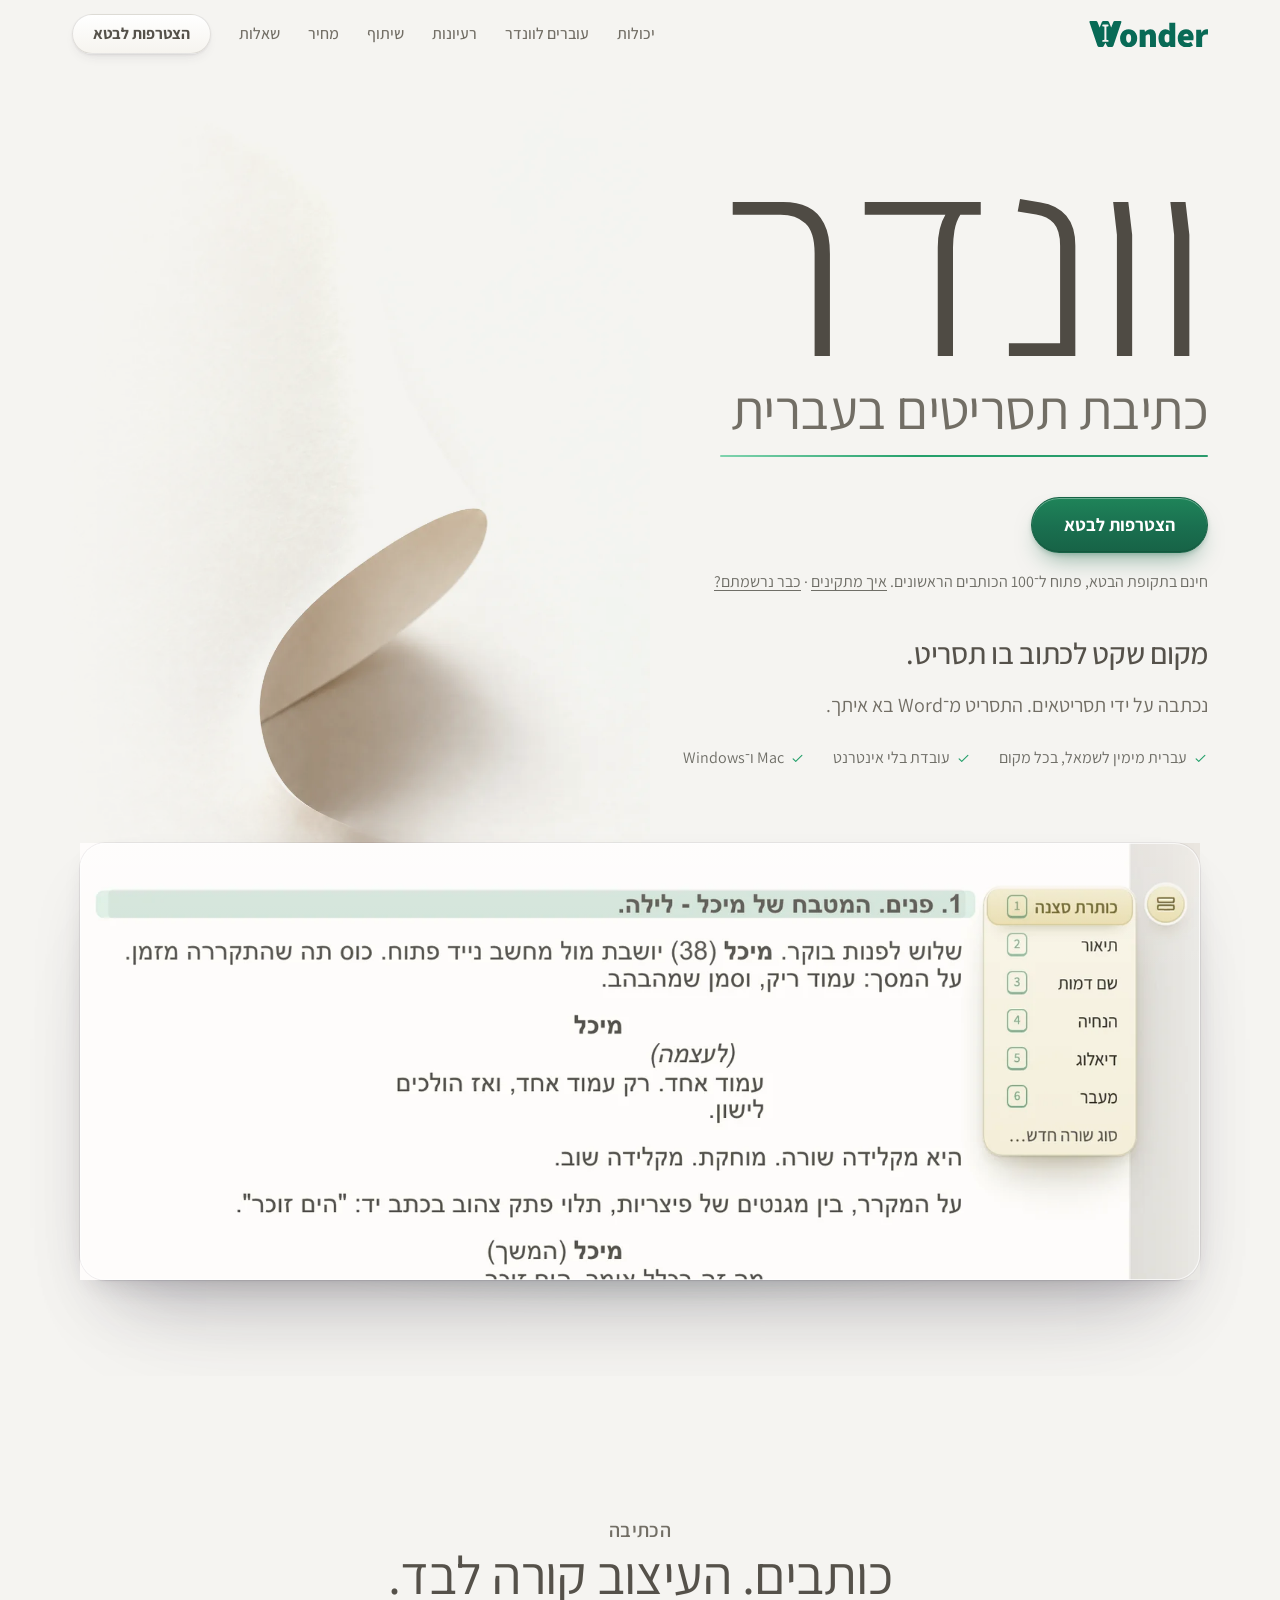
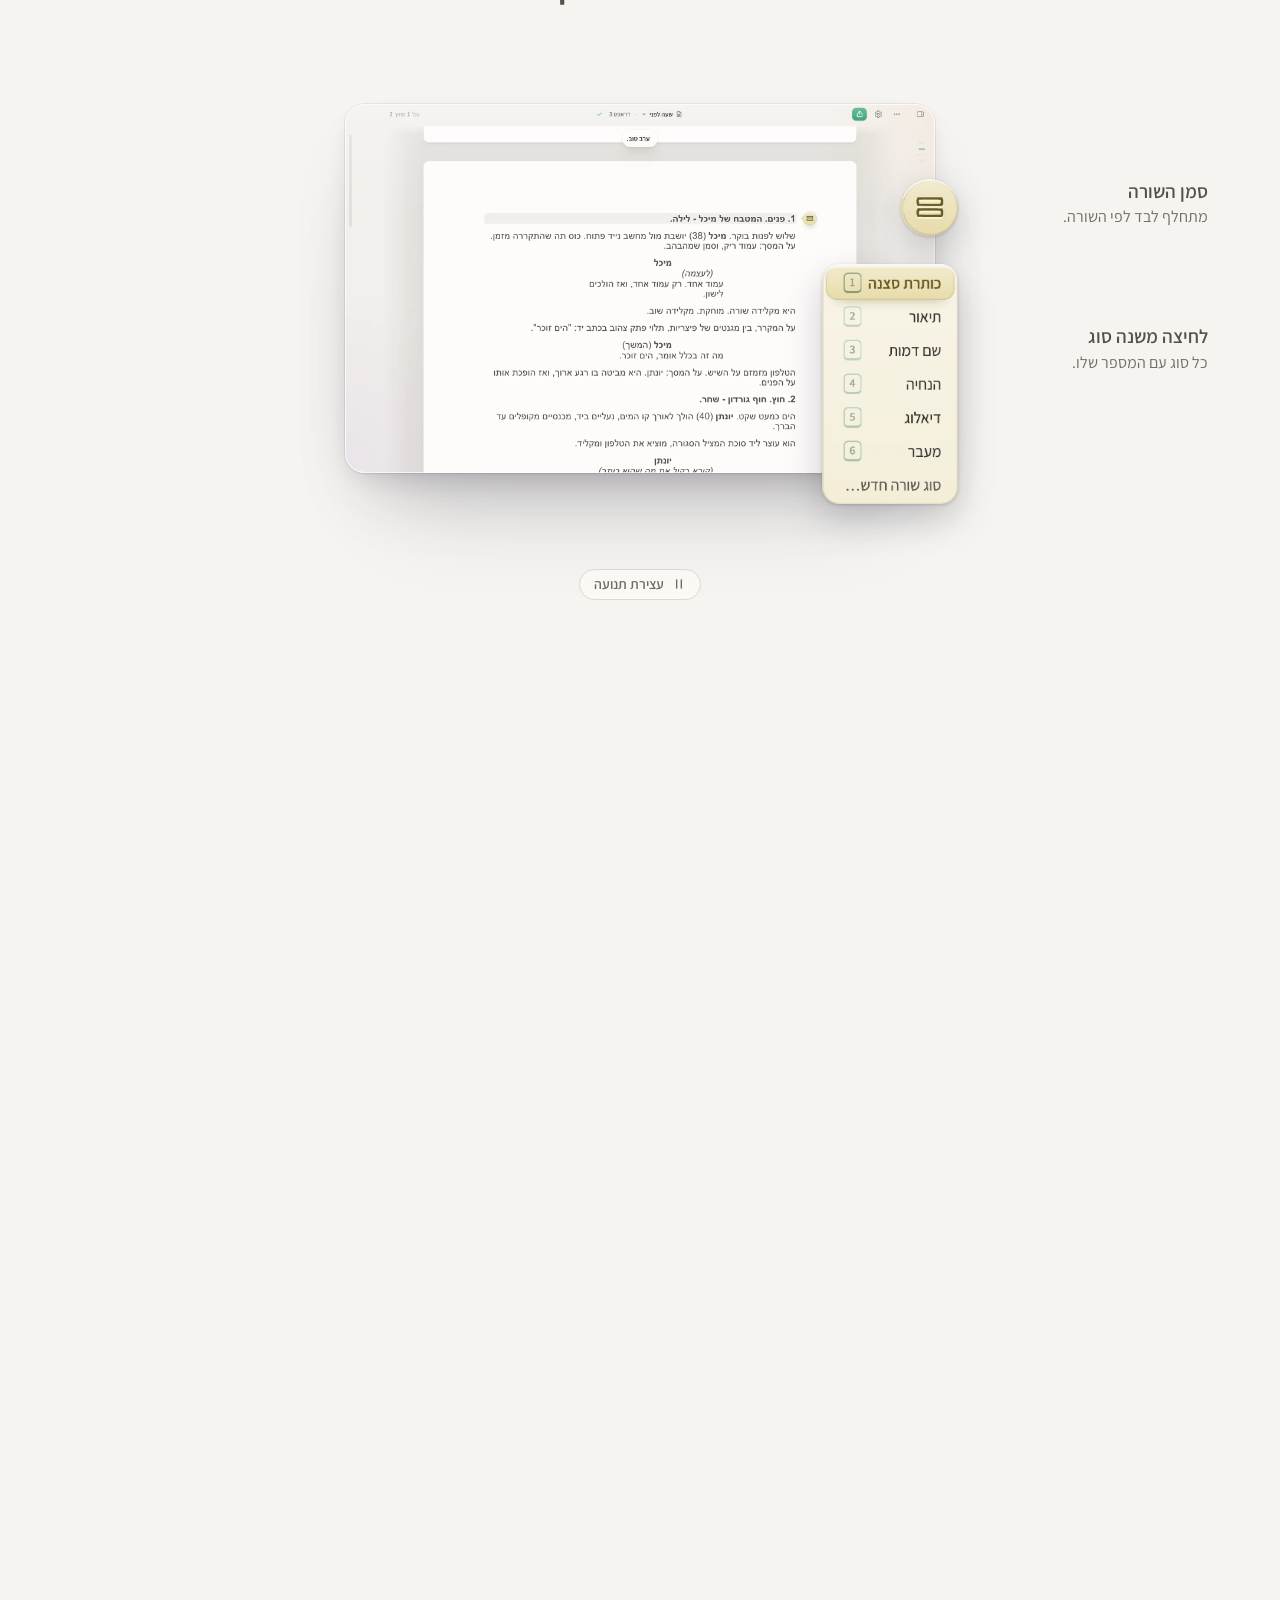
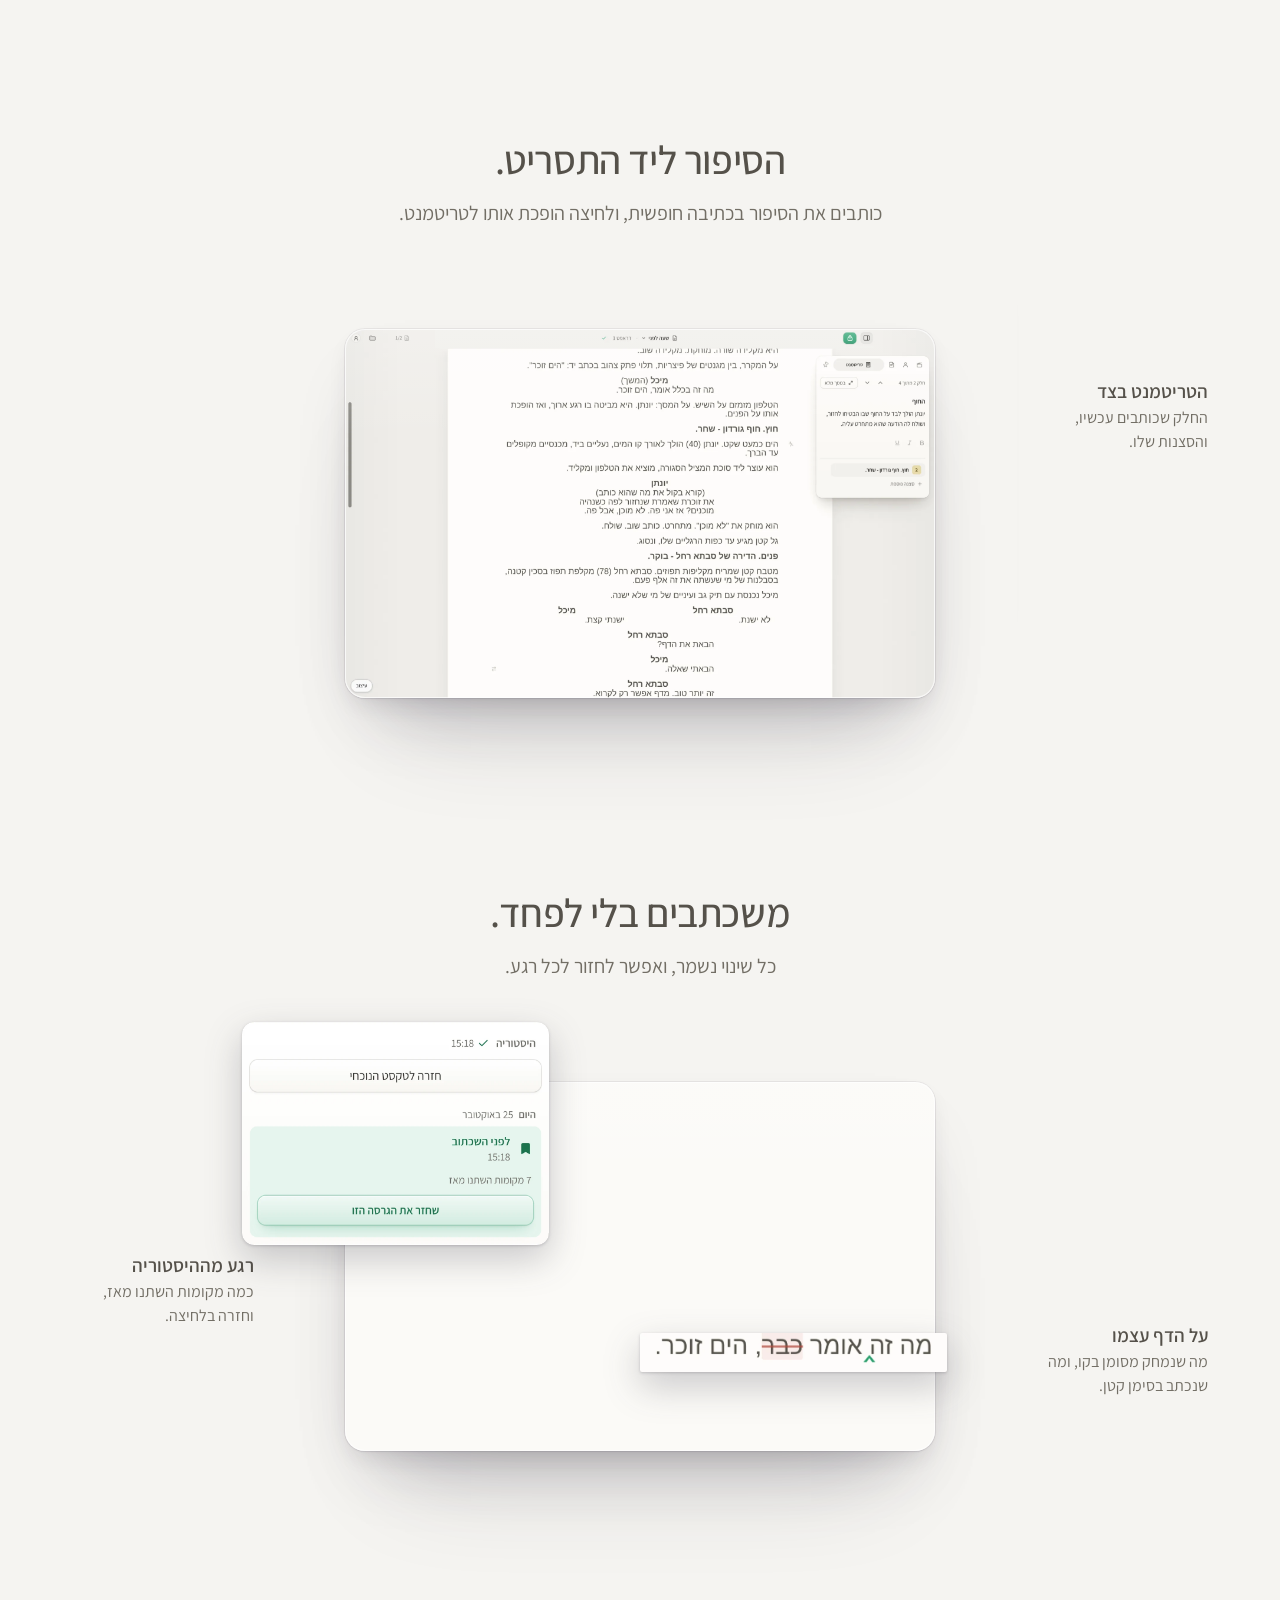
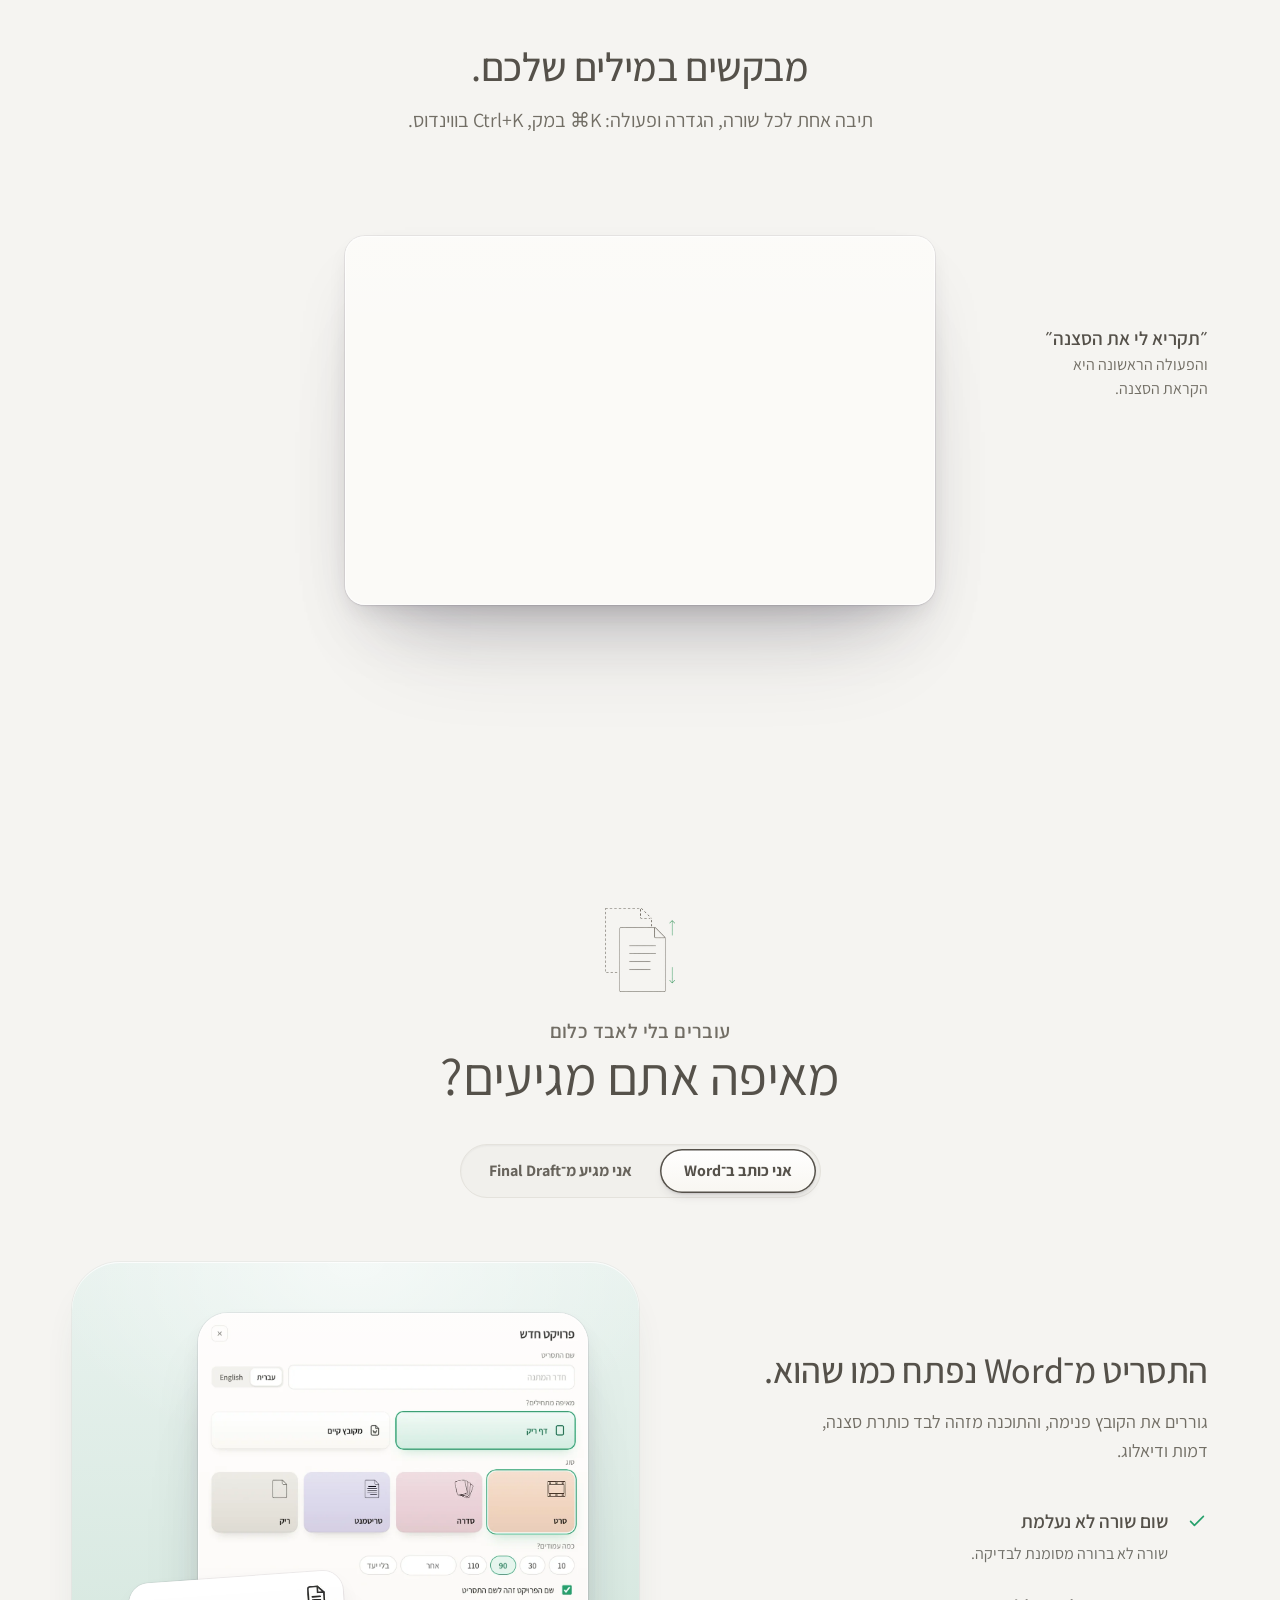
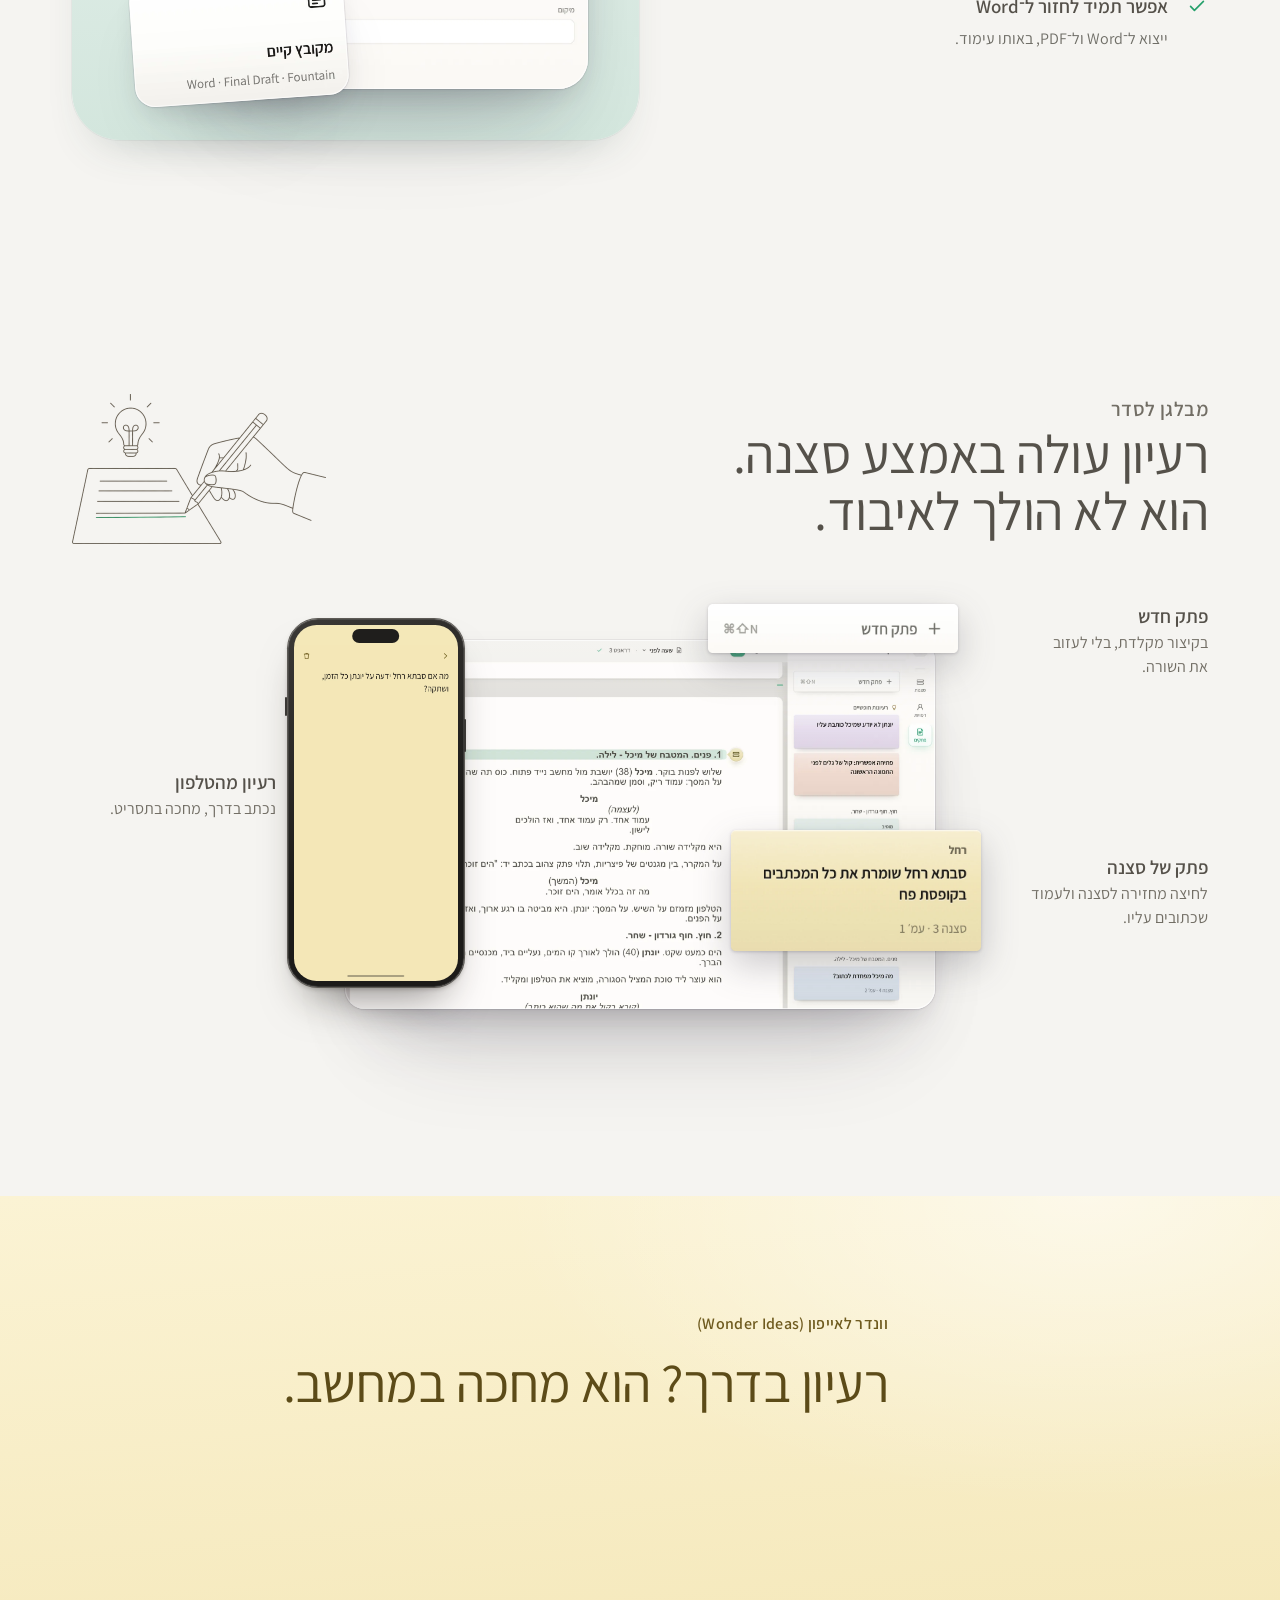
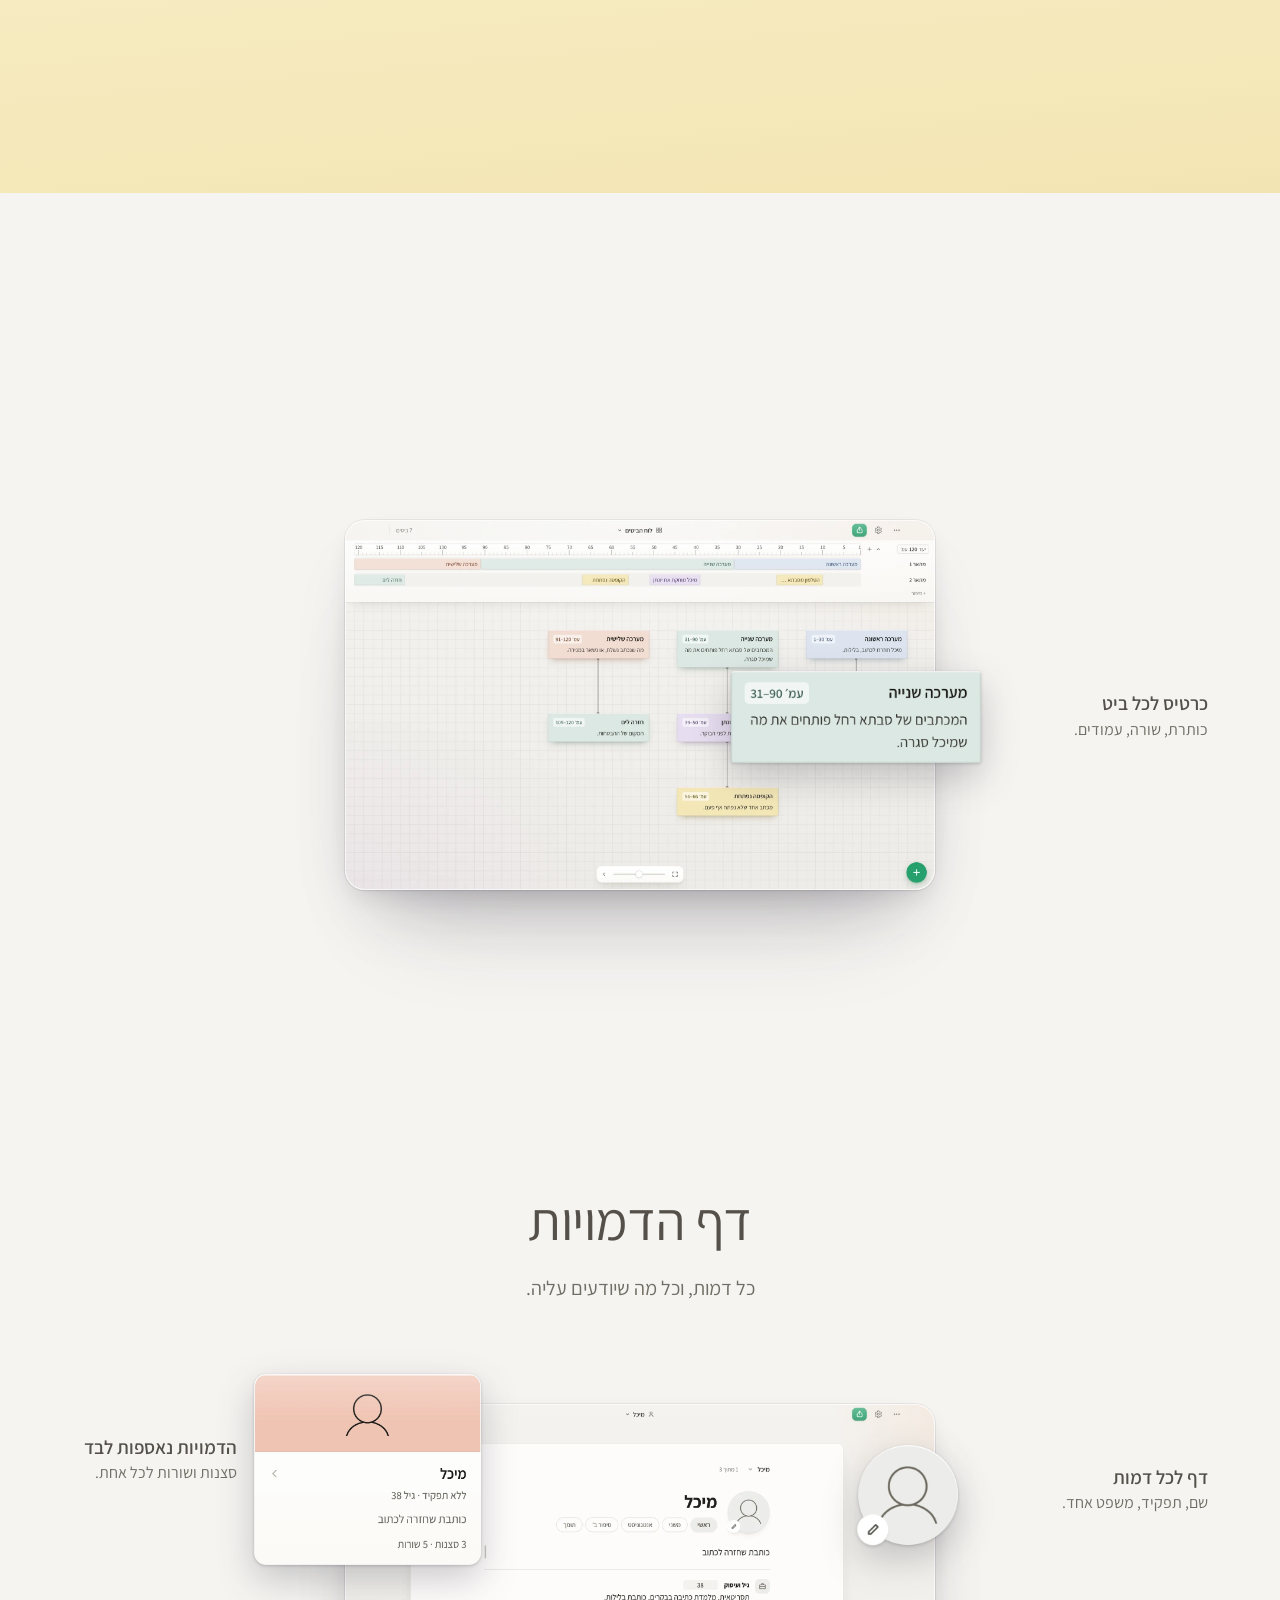
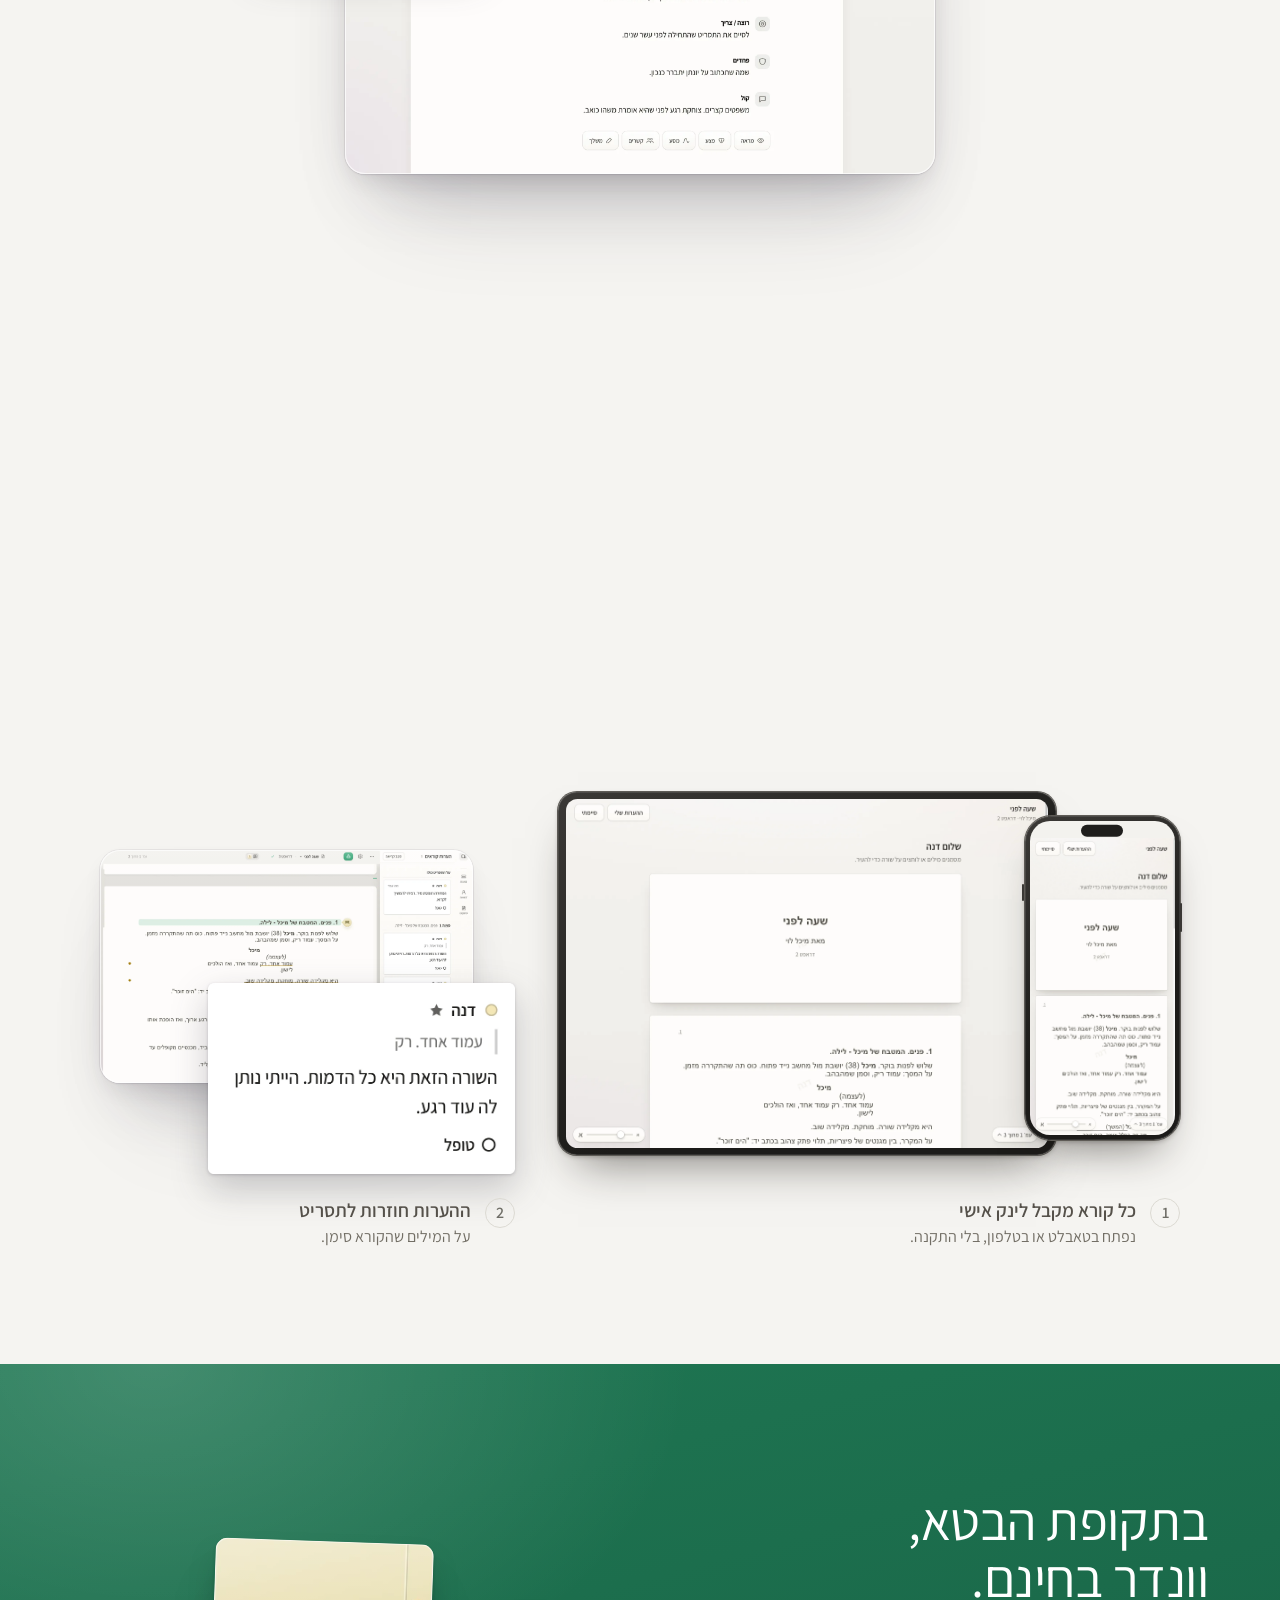
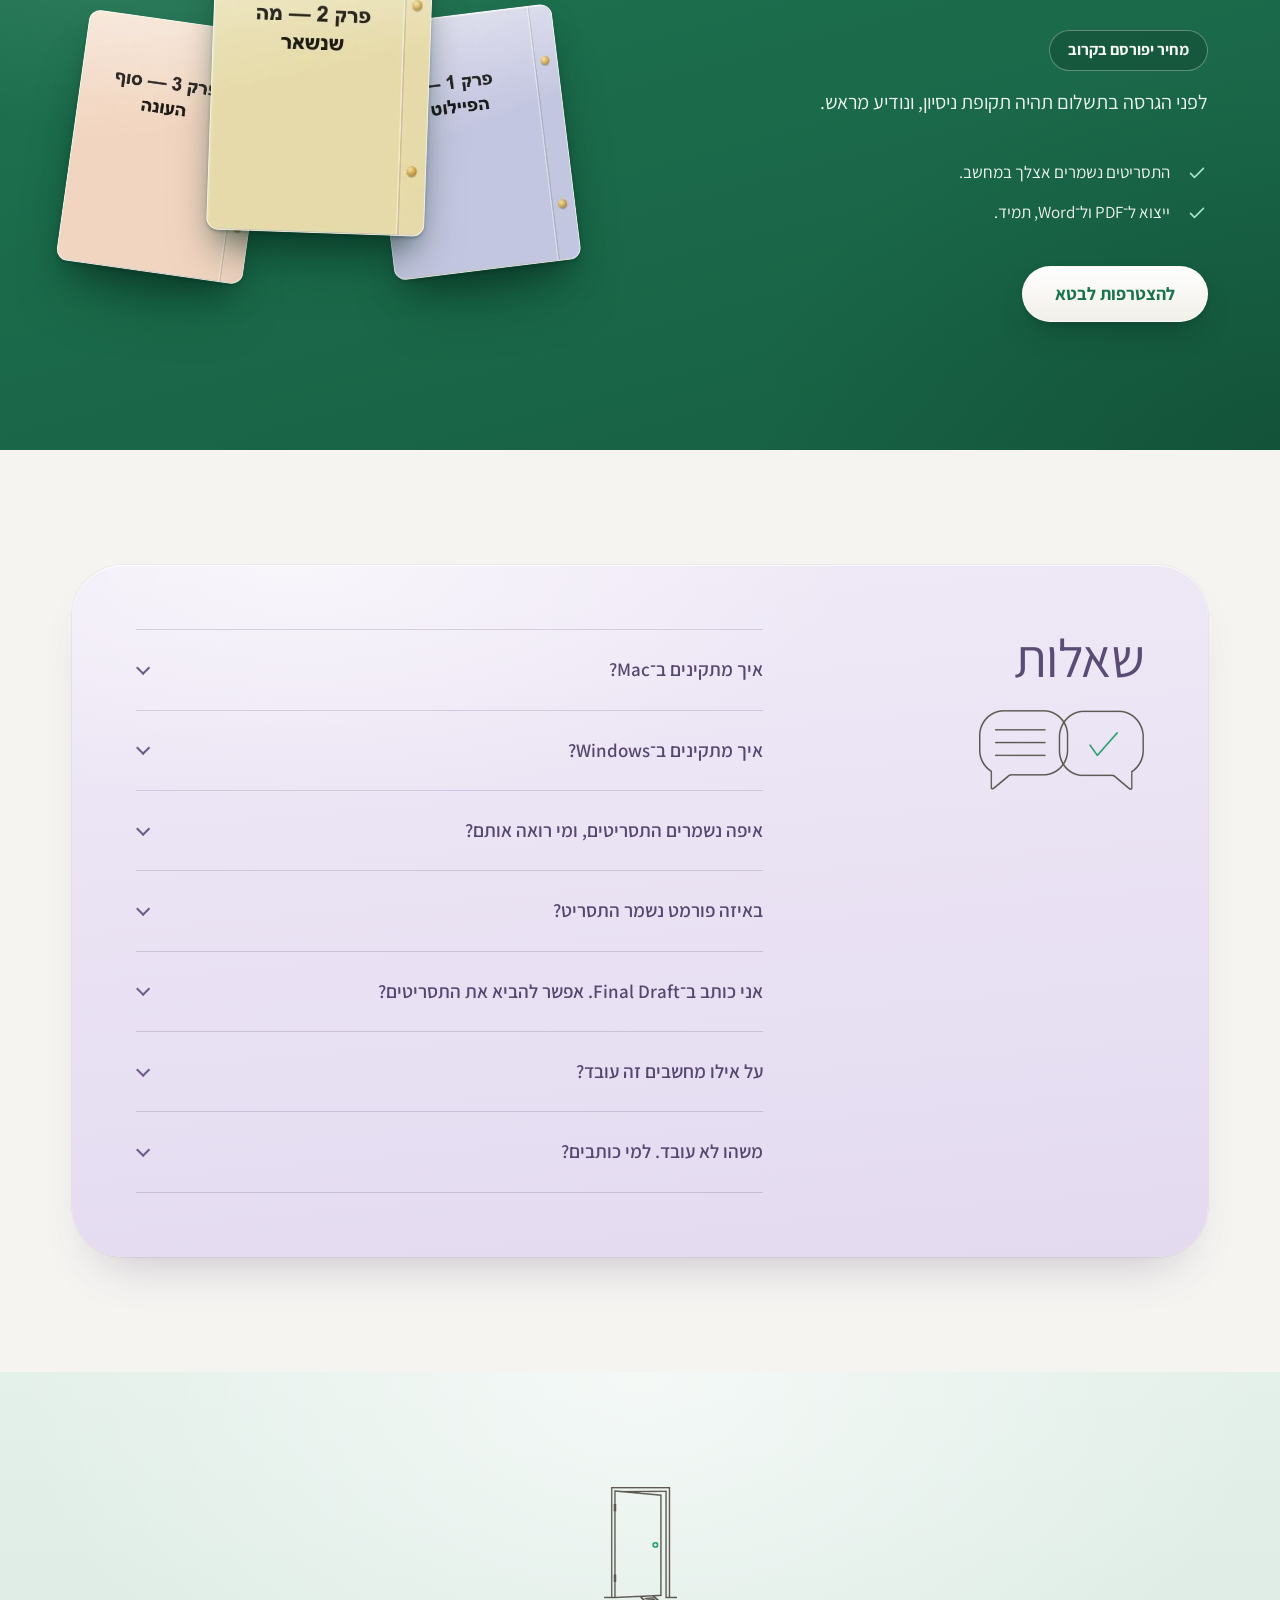
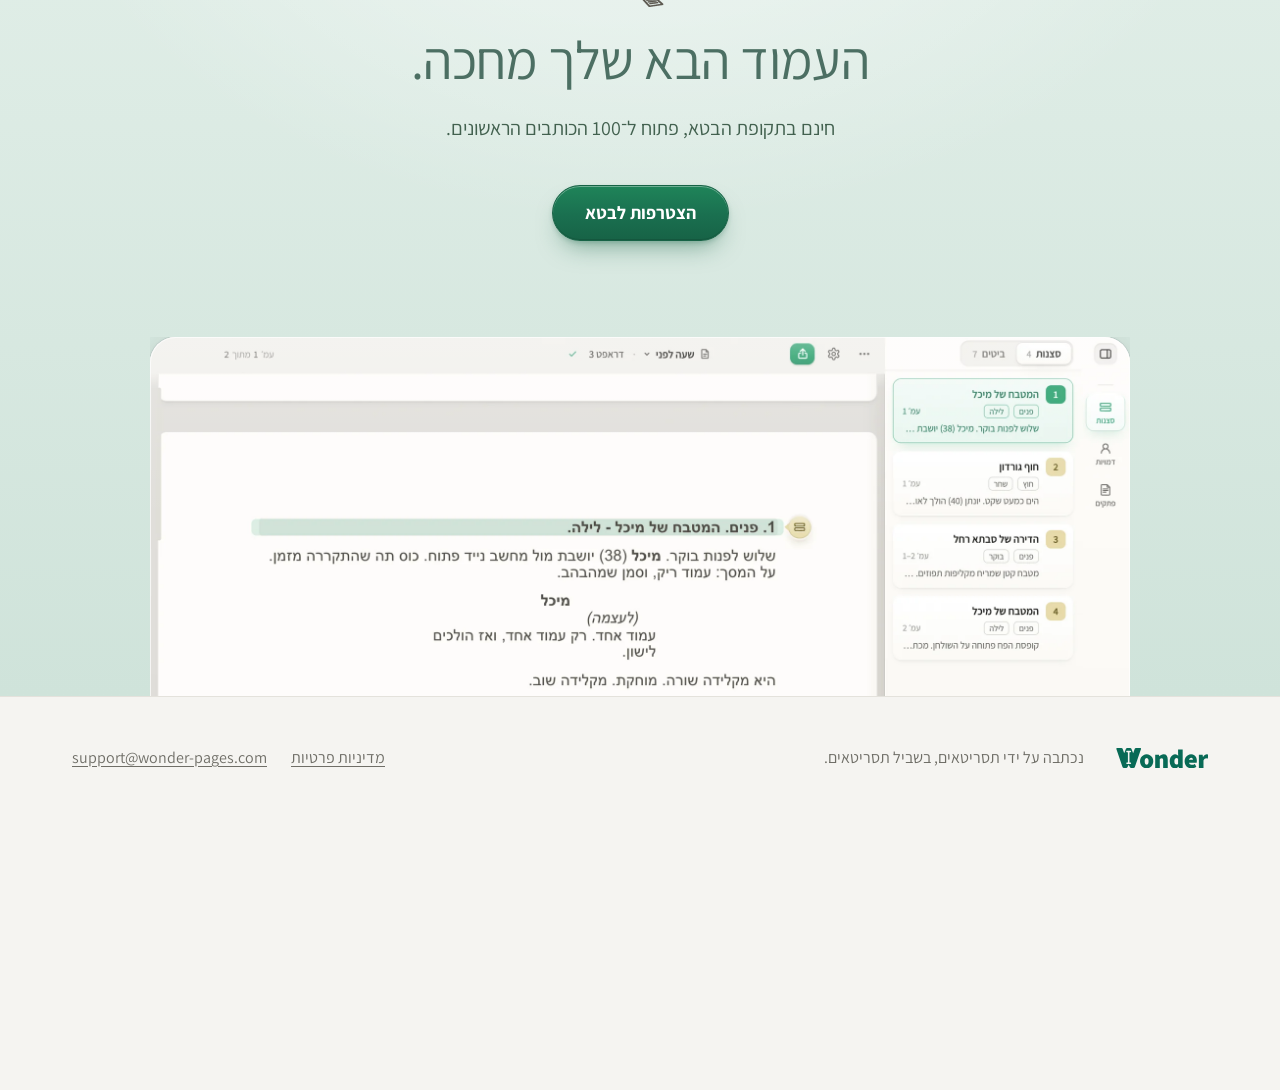
<file: index.html>
<!doctype html>
<html lang="he" dir="rtl">
<head>
<meta charset="utf-8">
<meta name="viewport" content="width=device-width, initial-scale=1">
<title>וונדר (Wonder): תוכנת תסריטאות בעברית</title>
<meta name="description" content="וונדר היא תוכנת תסריטאות בעברית למק ולווינדוס, שנכתבה על ידי תסריטאים בשביל תסריטאים. התסריטים מ־Word באים איתך, העמוד נראה כמו בתעשייה, והכתיבה מרגישה שקטה.">
<meta name="theme-color" content="#F5F4F1">
<meta property="og:title" content="וונדר: תוכנת תסריטאות בעברית">
<meta property="og:description" content="נכתבה על ידי תסריטאים בשביל תסריטאים. שום דבר לא הולך לאיבוד, הקבצים שלך באים איתך.">
<meta property="og:image" content="https://wonder-pages.com/assets/og-card.jpg">
<meta property="og:url" content="https://wonder-pages.com/">
<meta property="og:type" content="website">
<meta name="twitter:card" content="summary_large_image">
<meta property="og:locale" content="he_IL">
<link rel="canonical" href="https://wonder-pages.com/">
<link rel="icon" type="image/png" href="assets/favicon.png">
<link rel="apple-touch-icon" href="assets/icon.png">
<link rel="preload" href="assets/fonts/Assistant.ttf" as="font" type="font/ttf" crossorigin>
<link rel="stylesheet" href="assets/site.css">
<script>document.documentElement.classList.add('js')</script>
<script src="assets/intro.js"></script>
<script src="assets/again.js" defer></script>
</head>
<body>
<a class="skip" href="#main">דלג לתוכן</a>

<svg width="0" height="0" style="position:absolute" aria-hidden="true">
  <defs>
    <symbol id="i-check" viewBox="0 0 24 24"><path d="M5 12.5l4.2 4.2L19 7" fill="none" stroke="currentColor" stroke-width="1.8" stroke-linecap="round" stroke-linejoin="round"/></symbol>
    <symbol id="i-pages" viewBox="0 0 24 24"><path d="M8 3.5h8.5a1.5 1.5 0 0 1 1.5 1.5v13M6 7h8.5A1.5 1.5 0 0 1 16 8.5V19a1.5 1.5 0 0 1-1.5 1.5h-7A1.5 1.5 0 0 1 6 19V7zM9 11.5h4M9 14.5h4M9 17.5h2" fill="none" stroke="currentColor" stroke-width="1.6" stroke-linecap="round" stroke-linejoin="round"/></symbol>
    <symbol id="i-export" viewBox="0 0 24 24"><path d="M14 3.5H7.5A1.5 1.5 0 0 0 6 5v14a1.5 1.5 0 0 0 1.5 1.5h9A1.5 1.5 0 0 0 18 19V7.5L14 3.5zM14 3.5V7.5h4M12 10.5v6m0 0l-2.5-2.5M12 16.5l2.5-2.5" fill="none" stroke="currentColor" stroke-width="1.6" stroke-linecap="round" stroke-linejoin="round"/></symbol>
    <symbol id="i-import" viewBox="0 0 24 24"><path d="M4 12h9m0 0l-3.5-3.5M13 12l-3.5 3.5M10 5.5V5A1.5 1.5 0 0 1 11.5 3.5h7A1.5 1.5 0 0 1 20 5v14a1.5 1.5 0 0 1-1.5 1.5h-7A1.5 1.5 0 0 1 10 19v-.5" fill="none" stroke="currentColor" stroke-width="1.6" stroke-linecap="round" stroke-linejoin="round"/></symbol>
    <symbol id="i-more" viewBox="0 0 24 24"><path d="M12 5v14M5 12h14" fill="none" stroke="currentColor" stroke-width="1.6" stroke-linecap="round" stroke-linejoin="round"/></symbol>
  </defs>
</svg>

<header class="top" id="top">
  <div class="wrap">
    <a class="brand" href="#" aria-label="וונדר, לראש העמוד">
      <img class="logo" src="assets/logo.svg" alt="Wonder" width="119" height="26">
    </a>
    <nav class="nav" aria-label="ניווט ראשי">
      <a href="#features">יכולות</a>
      <a href="#from">עוברים לוונדר</a>
      <a href="#ideas">רעיונות</a>
      <a href="#share">שיתוף</a>
      <a href="#price">מחיר</a>
      <a href="#faq">שאלות</a>
    </nav>
    <a class="btn" href="https://tally.so/r/LZQZQv">הצטרפות לבטא</a>      </div>
</header>

<main id="main">

  <!-- ============ hero ============ -->
  <section class="hero hero-home" id="download" aria-labelledby="hero-title">
    <div class="paper" aria-hidden="true"><img src="assets/hero-paper.webp" alt="" width="1200" height="1607" fetchpriority="high"></div>
    <div class="wrap">
      <div class="copy">
        <div class="titleblock">
          <h1 id="hero-title">
            <span class="mark">וונדר</span>
            <span class="sub">כתיבת תסריטים בעברית</span>
          </h1>
          <span class="rule" aria-hidden="true"></span>
        </div>
        <div class="cta-row">
          <a class="btn btn-lg btn-primary" href="https://tally.so/r/LZQZQv">הצטרפות לבטא</a>                  </div>
        <p class="cta-note">חינם בתקופת הבטא, פתוח ל־100 הכותבים הראשונים. <a href="#faq-install">איך מתקינים</a><span class="again-at"> · <a href="mailto:support@wonder-pages.com" data-again aria-controls="again" aria-expanded="false">כבר נרשמתם?</a></span></p>
        <!-- N258: the welcome mail again, by address; the page never says who signed up (assets/again.js). -->
        <form class="again" id="again" hidden dir="rtl" novalidate aria-label="לקבל שוב את מייל ההצטרפות">
          <label for="again-email">המייל שאיתו נרשמתם. נשלח אליו שוב את ההורדה ואת המפתח.</label>
          <span class="again-row"><input id="again-email" type="email" dir="ltr" autocomplete="email" inputmode="email" maxlength="254" spellcheck="false" required><button type="submit" class="btn">לשלוח שוב</button></span>
          <p class="again-said" role="status" aria-live="polite"></p>
        </form>                <p class="say"><span class="ph">מקום שקט</span> <span class="ph">לכתוב בו תסריט.</span></p>
        <p class="lede">נכתבה על ידי תסריטאים. התסריט מ־Word בא איתך.</p>
        <ul class="by">
          <li><svg aria-hidden="true"><use href="#i-check"/></svg>עברית מימין לשמאל, בכל מקום</li>
          <li><svg aria-hidden="true"><use href="#i-check"/></svg>עובדת בלי אינטרנט</li>
          <li><svg aria-hidden="true"><use href="#i-check"/></svg><span>Mac ו־Windows</span></li>
        </ul>
      </div>

      <div class="hero-shot">
        <figure class="float">
          <picture>
            <source media="(max-width: 640px)" srcset="assets/ui-page-menu.webp" type="image/webp">
            <img src="assets/ui-editor.webp" width="2000" height="1250" alt="חלון וונדר: עמוד תסריט בעברית עם כותרות סצנה, דמויות ודיאלוג, ובצד כרטיסי הסצנות עם המקום, השעה ומספר העמוד." fetchpriority="high">
          </picture>
        </figure>
      </div>
    </div>
  </section>

  <!-- ============ writing: the line mark ============ -->
  <section id="write" aria-labelledby="write-title">
    <div class="wrap">
      <div class="sect-head center">
        <p class="kicker">הכתיבה</p>
        <h2 id="write-title"><span class="ph">כותבים.</span> <span class="ph">העיצוב קורה לבד.</span></h2>
      </div>
      <div class="explode">
        <figure class="float ex-base"><img src="assets/e-editor.webp" width="2000" height="1250" loading="lazy" alt="חלון וונדר: עמוד תסריט בעברית, והסמן עומד על כותרת הסצנה הראשונה."></figure>
        <div class="ex-item">
          <figure class="ex-part ex-cut ex-cycle" style="--x:73%;--y:27%;--w:5%;--mw:39px;--n:5;--pop:1.14;--from:0.84"><img src="assets/x-mark-0.webp" width="90" height="90" loading="lazy" alt="סמן השורה, שמתחלף לפי סוג השורה: כותרת סצנה, פעולה, שם דמות, הנחיה, דיאלוג." style="--i:0"><img src="assets/x-mark-1.webp" width="90" height="90" loading="lazy" alt="" style="--i:1"><img src="assets/x-mark-2.webp" width="90" height="90" loading="lazy" alt="" style="--i:2"><img src="assets/x-mark-3.webp" width="90" height="90" loading="lazy" alt="" style="--i:3"><img src="assets/x-mark-4.webp" width="90" height="90" loading="lazy" alt="" style="--i:4"></figure>
          <p class="ex-label ex-right" style="--x:82%;--y:27%;--w:18%"><b>סמן השורה</b><span>מתחלף לבד לפי השורה.</span></p>
        </div>
        <div class="ex-item">
          <figure class="ex-part ex-cut ex-cycle" style="--x:66%;--y:44%;--w:12%;--mw:159px;--n:5;--pop:1;--from:1"><img src="assets/x-menu-0.webp" width="366" height="642" loading="lazy" alt="רשימת סוגי השורה, והסוג של השורה הנוכחית מסומן בה." style="--i:0"><img src="assets/x-menu-1.webp" width="366" height="642" loading="lazy" alt="" style="--i:1"><img src="assets/x-menu-2.webp" width="366" height="642" loading="lazy" alt="" style="--i:2"><img src="assets/x-menu-3.webp" width="366" height="642" loading="lazy" alt="" style="--i:3"><img src="assets/x-menu-4.webp" width="366" height="642" loading="lazy" alt="" style="--i:4"></figure>
          <p class="ex-label ex-right" style="--x:82%;--y:56%;--w:18%"><b>לחיצה משנה סוג</b><span>כל סוג עם המספר שלו.</span></p>
        </div>
      </div>
      <!-- A7 (2026-10-14): the demos above loop; one press stops every loop on the page on its first state -->
      <div class="still-row"><button type="button" class="still-toggle" id="still-toggle" aria-pressed="false" hidden>
        <svg viewBox="0 0 24 24" aria-hidden="true"><path d="M8 5v14M16 5v14" fill="none" stroke="currentColor" stroke-width="2.4" stroke-linecap="round"/></svg>
        <span>עצירת תנועה</span>
      </button></div>
    </div>
  </section>

  <!-- ============ what's in Wonder (N321): four screens taken apart, the way the ideas section is (TASTE 2026-10-08).
       Each window and each part is the built app (tests/siteShots.spec.ts → tools/site-preview/cut.cjs). ============ -->
  <section id="features" class="features" aria-labelledby="features-title">
    <div class="wrap">
      <div class="sect-head center">
        <h2 id="features-title"><span class="ph">מה שתסריטאי צריך.</span> <span class="ph">בלי מה שמפריע.</span></h2>
      </div>

      <div class="feature" id="f-page">
        <div class="sect-head center">
          <h3 data-feature="quiet"><span class="ph">כשכותבים,</span> <span class="ph">נשאר רק הדף.</span></h3>
          <p>כל מה שמסביב נמוג לאט. <span data-feature="rtl">עברית מימין לשמאל</span>, <span data-feature="pages">והעמודים נשברים כמו בוורד</span>.</p>
        </div>
        <div class="explode">
          <figure class="float ex-base"><img src="assets/f-page.webp" width="2000" height="1250" loading="lazy" decoding="async" alt="וונדר בזמן כתיבה: רק דף התסריט, בלי סרגלים ובלי כפתורים."></figure>
          <div class="ex-item">
            <figure class="ex-part ex-cut ex-slip" style="--x:30%;--y:36%;--w:44%;--mw:542px"><img src="assets/f-page-dual.webp" width="1083" height="139" loading="lazy" decoding="async" alt="סבתא רחל ומיכל מדברות יחד, בשתי עמודות: ״לא ישנת.״ ו״ישנתי קצת.״"></figure>
            <p class="ex-label ex-right" style="--x:82%;--y:33%;--w:18%" data-feature="dual"><b>דיאלוג כפול</b><span>שתי דמויות מדברות באותו רגע.</span></p>
          </div>
          <div class="ex-item">
            <figure class="ex-part ex-cut" style="--x:9%;--y:60%;--w:20%;--mw:272px"><img src="assets/f-page-alts.webp" width="418" height="200" loading="lazy" decoding="async" alt="התפריט של שורה עם גרסאות: ״שמור גרסה חלופית״, ומתחת שתי הגרסאות שנשמרו."></figure>
            <p class="ex-label ex-left" style="--x:0%;--y:84%;--w:22%" data-feature="alts"><b>גרסאות לשורה</b><span>שומרים את הגרסה הקודמת, והסימן בשוליים פותח את כולן.</span></p>
          </div>
        </div>
      </div>

      <div class="feature" id="f-story">
        <div class="sect-head center">
          <h3 data-feature="story"><span class="ph">הסיפור</span> <span class="ph">ליד התסריט.</span></h3>
          <p>כותבים את הסיפור בכתיבה חופשית, ולחיצה הופכת אותו לטריטמנט.</p>
        </div>
        <div class="explode">
          <figure class="float ex-base"><img src="assets/f-story.webp" width="2000" height="1250" loading="lazy" decoding="async" alt="דף התסריט בוונדר, ולצדו כרטיס הטריטמנט."></figure>
          <div class="ex-item">
            <figure class="ex-part ex-cut" style="--x:56%;--y:2%;--w:24%;--mw:300px"><img src="assets/f-story-card.webp" width="552" height="691" loading="lazy" decoding="async" alt="כרטיס הטריטמנט: חלק 2 מתוך 4, ״החוף״, השורות שלו, והסצנה שנכתבה ממנו."></figure>
            <p class="ex-label ex-right" style="--x:82%;--y:22%;--w:18%"><b>הטריטמנט בצד</b><span>החלק שכותבים עכשיו, והסצנות שלו.</span></p>
          </div>
        </div>
      </div>

      <div class="feature" id="f-rewrite">
        <div class="sect-head center">
          <h3 data-feature="history"><span class="ph">משכתבים</span> <span class="ph">בלי לפחד.</span></h3>
          <p>כל שינוי נשמר, ואפשר לחזור לכל רגע.</p>
        </div>
        <div class="explode">
          <figure class="float ex-base"><img src="assets/f-history.webp" width="2000" height="1250" loading="lazy" decoding="async" alt="וונדר מראה רגע מההיסטוריה בשם ״לפני השכתוב״, והדף מסמן מה השתנה מאז."></figure>
          <div class="ex-item">
            <figure class="ex-part ex-cut" style="--x:15%;--y:0%;--w:27%;--mw:348px"><img src="assets/f-history-card.webp" width="696" height="506" loading="lazy" decoding="async" alt="כרטיס ההיסטוריה: הרגע ״לפני השכתוב״, ״7 מקומות השתנו מאז״, וכפתור ״שחזר את הגרסה הזו״."></figure>
            <p class="ex-label ex-left" style="--x:0%;--y:46%;--w:16%"><b>רגע מההיסטוריה</b><span>כמה מקומות השתנו מאז, וחזרה בלחיצה.</span></p>
          </div>
          <div class="ex-item">
            <figure class="ex-part ex-cut ex-slip" style="--x:50%;--y:62%;--w:27%;--mw:300px"><img src="assets/f-history-line.webp" width="506" height="64" loading="lazy" decoding="async" alt="שורת דיאלוג מהתסריט: המילה ״כבר״ מסומנת בקו חוצה, וסימן קטן מראה שנכתבה שם מילה אחרת."></figure>
            <p class="ex-label ex-right" style="--x:82%;--y:60%;--w:18%"><b>על הדף עצמו</b><span>מה שנמחק מסומן בקו, ומה שנכתב בסימן קטן.</span></p>
          </div>
        </div>
      </div>

      <div class="feature" id="f-find">
        <div class="sect-head center">
          <h3 data-feature="search"><span class="ph">מבקשים</span> <span class="ph">במילים שלכם.</span></h3>
          <p>תיבה אחת לכל שורה, הגדרה ופעולה: <span class="ltr">⌘K</span> במק, <span class="ltr">Ctrl+K</span> בווינדוס.</p>
        </div>
        <div class="explode">
          <figure class="float ex-base"><img src="assets/f-search.webp" width="2000" height="1250" loading="lazy" decoding="async" alt="תיבת החיפוש של וונדר פתוחה מעל הדף."></figure>
          <div class="ex-item">
            <figure class="ex-part ex-cut" style="--x:30%;--y:6%;--w:40%;--mw:620px"><img src="assets/f-search-box.webp" width="1240" height="647" loading="lazy" decoding="async" alt="בתיבת החיפוש כתוב ״תקריא לי את הסצנה״. התוצאה הראשונה היא הפעולה ״הקראת הסצנה״, ומתחתיה שורות מהתסריט."></figure>
            <p class="ex-label ex-right" style="--x:82%;--y:30%;--w:18%" data-feature="read-aloud"><b>״תקריא לי את הסצנה״</b><span>והפעולה הראשונה היא הקראת הסצנה.</span></p>
          </div>
        </div>
      </div>
    </div>
  </section>

  <!-- ============ from Word / from Final Draft ============ -->
  <section id="from" aria-labelledby="from-title">
    <div class="wrap">
      <div class="sect-head center">
        <img class="ill ill-top" src="assets/art/page.webp" alt="" width="69" height="84" loading="lazy">
        <p class="kicker">עוברים בלי לאבד כלום</p>
        <h2 id="from-title">מאיפה אתם מגיעים?</h2>
        <div class="switch" role="tablist" aria-label="מאיפה אתם מגיעים">
          <button role="tab" id="tab-word" aria-controls="from-word" aria-selected="true">אני כותב ב־Word</button>
          <button role="tab" id="tab-fd" aria-controls="from-fd" aria-selected="false" tabindex="-1">אני מגיע מ־Final Draft</button>
        </div>
      </div>

      <div class="from" id="from-word" role="tabpanel" aria-labelledby="tab-word" tabindex="0">
        <div>
          <h3 data-feature="import"><span class="ph">התסריט מ־Word</span> <span class="ph">נפתח כמו שהוא.</span></h3>
          <p>גוררים את הקובץ פנימה, והתוכנה מזהה לבד כותרת סצנה, דמות ודיאלוג.</p>
          <ul class="points">
            <li><svg aria-hidden="true"><use href="#i-check"/></svg><div><b>שום שורה לא נעלמת</b><span>שורה לא ברורה מסומנת לבדיקה.</span></div></li>
            <li data-feature="export"><svg aria-hidden="true"><use href="#i-check"/></svg><div><b>אפשר תמיד לחזור ל־Word</b><span>ייצוא ל־Word ול־PDF, באותו עימוד.</span></div></li>
          </ul>
        </div>
        <div class="stage stage-mint">
          <div class="from-visual">
            <figure class="float dialog-card">
              <img src="assets/ui-dialog.webp" width="1100" height="1059" loading="lazy" alt="חלון ״פרויקט חדש״ בוונדר: שם התסריט, בחירה בין דף ריק למקובץ קיים, סוג הפרויקט ויעד העמודים.">
            </figure>
            <figure class="float tile-card">
              <img src="assets/ui-tile.webp" width="412" height="238" loading="lazy" alt="אריח ״מקובץ קיים״ ובו הכיתוב Word, Final Draft, Fountain.">
            </figure>
          </div>
        </div>
      </div>

      <div class="from" id="from-fd" role="tabpanel" aria-labelledby="tab-fd" tabindex="0">
        <div>
          <h3><span class="ph">הכללים של Final Draft,</span> <span class="ph">בעברית אמיתית.</span></h3>
          <ul class="points">
            <li><svg aria-hidden="true"><use href="#i-check"/></svg><div><b>המקשים שהידיים שלך מכירות</b><span>Enter ו־Tab, כמו ב־Final Draft.</span></div></li>
            <li><svg aria-hidden="true"><use href="#i-check"/></svg><div><b>עמוד הוא דקה</b><span>(המשך) נוסף לבד, והריווח זהה.</span></div></li>
            <li><svg aria-hidden="true"><use href="#i-check"/></svg><div><b>קובצי ‎.fdx ו־Fountain</b><span>נפתחים בוונדר, ומיוצאים בחזרה.</span></div></li>
          </ul>
        </div>
        <div class="from-plain">
          <figure class="float menu-card">
            <img src="assets/ui-page-menu.webp" width="1500" height="585" loading="lazy" alt="עמוד תסריט בעברית בוונדר, ולצדו תפריט סוגי השורות: כותרת סצנה, פעולה, שם דמות, הנחיה, דיאלוג ומעבר, כל אחד עם קיצור מקלדת.">
          </figure>
        </div>
      </div>
    </div>
  </section>

  <!-- ============ ideas / focus ============ -->
  <section id="ideas" aria-labelledby="ideas-title">
    <div class="wrap has-ill">
      <img class="ill ill-side" src="assets/art/change.webp" alt="" width="254" height="150" loading="lazy">
      <div class="sect-head ideas-head">
        <p class="kicker">מבלגן לסדר</p>
        <h2 id="ideas-title" data-feature="notes"><span class="ph">רעיון עולה באמצע סצנה.</span> <span class="ph">הוא לא הולך לאיבוד.</span></h2>
      </div>
      <div class="explode">
        <figure class="float ex-base"><img src="assets/e-notes.webp" width="2000" height="1250" loading="lazy" alt="עמוד תסריט בוונדר ולצדו סרגל הפתקים."></figure>
        <div class="ex-item">
          <figure class="ex-part ex-cut" style="--x:56%;--y:5%;--w:22%;--mw:296px"><img src="assets/x-new.webp" width="684" height="132" loading="lazy" alt="שדה ״פתק חדש״ עם קיצור המקלדת."></figure>
          <p class="ex-label ex-right" style="--x:82%;--y:5%;--w:18%"><b>פתק חדש</b><span>בקיצור מקלדת, בלי לעזוב את השורה.</span></p>
        </div>
        <div class="ex-item">
          <figure class="ex-part ex-cut" style="--x:58%;--y:50%;--w:22%;--mw:296px"><img src="assets/x-card.webp" width="684" height="333" loading="lazy" alt="פתק צהוב ועליו הדמות, הרעיון, ומספר הסצנה והעמוד."></figure>
          <p class="ex-label ex-right" style="--x:82%;--y:55%;--w:18%"><b>פתק של סצנה</b><span>לחיצה מחזירה לסצנה ולעמוד שכתובים עליו.</span></p>
        </div>
        <div class="ex-item">
          <div class="ex-part ex-device" style="--x:19%;--y:8%;--w:15.5%"><figure class="device device-phone"><span class="screen"><span class="sb" style="background-color:#F4E8B8"></span><img src="assets/t-phone-idea.webp" width="1170" height="2391" loading="lazy" alt="טלפון ועליו דף הרעיונות של וונדר, עם רעיון אחד שנכתב בדרך."></span></figure></div>
          <p class="ex-label ex-left" style="--x:0%;--y:38%;--w:18%"><b>רעיון מהטלפון</b><span>נכתב בדרך, מחכה בתסריט.</span></p>
        </div>
      </div>
    </div>
  </section>

  <!-- ============ the phone app (N321): Wonder Ideas in the App Store, on its Israeli page (src/readers/phoneApp.ts).
       No Apple badge: its artwork may not be redrawn or localized by us (Apple's marketing guidelines), and the
       official file could not be fetched; a text link names the App Store in English, as the guidelines ask.
       The QR is made from the same address (tools/site-preview/qr.cjs; tests/siteFeatures.spec.ts). ============ -->
  <section id="phone" class="phone-band" aria-labelledby="phone-title">
    <div class="wrap">
      <!-- the phone itself is shown just above, in the ideas section: this band is the way to get it, nothing more -->
      <div class="phone-grid">
        <img class="phone-icon" src="assets/ideas-icon.webp" width="256" height="256" loading="lazy" decoding="async" alt="הסמל של וונדר לאייפון">
        <div class="phone-copy">
          <p class="kicker">וונדר לאייפון <span class="ltr">(Wonder Ideas)</span></p>
          <h2 id="phone-title" data-feature="phone"><span class="ph">רעיון בדרך?</span> <span class="ph">הוא מחכה במחשב.</span></h2>
          <p>כותבים בטלפון, והרעיון מחכה בפתקים של הפרויקט בוונדר.</p>
          <div class="phone-get">
            <a class="btn btn-lg" href="https://apps.apple.com/il/app/wonder-ideas/id6822424237" data-store><span>להורדה מה־<span class="ltr">App Store</span></span></a>
            <span class="phone-qr" data-qr="https://apps.apple.com/il/app/wonder-ideas/id6822424237"><img src="assets/ideas-qr.svg" width="132" height="132" loading="lazy" decoding="async" alt="קוד QR לדף של וונדר לאייפון ב־App Store"><span>או סורקים במצלמה</span></span>
          </div>
          <p class="phone-note">מתחברים פעם אחת, מכרטיס הטלפון שבפתקים של וונדר.</p>
        </div>
      </div>
    </div>
  </section>

  <!-- ============ tools: beat board, characters ============ -->
  <section id="tools" aria-labelledby="tools-title">
    <div class="wrap">
      <div class="sect-head center">
        <h2 id="tools-title">לוח הביטים</h2>
        <p>מסדרים את השלד של הסיפור.</p>
      </div>
      <div class="explode">
        <figure class="float ex-base"><img src="assets/e-board.webp" width="2000" height="1250" loading="lazy" alt="לוח הביטים בוונדר: סרגל עמודים, מערכות וכרטיסי ביטים מחוברים בקווים."></figure>
        <div class="ex-item">
          <figure class="ex-part ex-cut" style="--x:3%;--y:1%;--w:77%;--mw:1439px"><img src="assets/x-timeline.webp" width="3321" height="306" loading="lazy" alt="סרגל העמודים של לוח הביטים, מ־1 עד 120, ומתחתיו שלוש המערכות והביטים שעליהן."></figure>
          <p class="ex-label ex-right" style="--x:82%;--y:1%;--w:18%"><b>הסרגל והמערכות</b><span>האורך של כל מערכה, בעמודים.</span></p>
        </div>
        <div class="ex-item">
          <figure class="ex-part ex-cut" style="--x:58%;--y:42%;--w:22%;--mw:286px"><img src="assets/x-beat.webp" width="660" height="243" loading="lazy" alt="כרטיס ביט: מערכה שנייה, שורה אחת, עמודים 31 עד 90."></figure>
          <p class="ex-label ex-right" style="--x:82%;--y:46%;--w:18%"><b>כרטיס לכל ביט</b><span>כותרת, שורה, עמודים.</span></p>
        </div>
      </div>
    </div>
  </section>

  <!-- ============ characters ============ -->
  <section id="cast" aria-labelledby="cast-title">
    <div class="wrap">
      <div class="sect-head center">
        <h2 id="cast-title">דף הדמויות</h2>
        <p>כל דמות, וכל מה שיודעים עליה.</p>
      </div>
      <div class="explode">
        <figure class="float ex-base"><img src="assets/e-char.webp" width="2000" height="1250" loading="lazy" alt="דף דמות בוונדר: מיכל, דמות ראשית."></figure>
        <div class="ex-item">
          <figure class="ex-part ex-cut" style="--x:16%;--y:6%;--w:20%;--mw:346px"><img src="assets/x-cast.webp" width="798" height="669" loading="lazy" alt="כרטיס הדמות מיכל: גיל 38, שלוש סצנות וחמש שורות."></figure>
          <p class="ex-label ex-left" style="--x:0%;--y:18%;--w:14.5%"><b>הדמויות נאספות לבד</b><span>סצנות ושורות לכל אחת.</span></p>
        </div>
        <div class="ex-item">
          <figure class="ex-part ex-cut" style="--x:69%;--y:20%;--w:9%;--mw:122px"><img src="assets/x-portrait.webp" width="282" height="282" loading="lazy" alt="הדיוקן של הדמות, עם כפתור העריכה שלו."></figure>
          <p class="ex-label ex-right" style="--x:82%;--y:24%;--w:18%"><b>דף לכל דמות</b><span>שם, תפקיד, משפט אחד.</span></p>
        </div>
        <div class="ex-item">
          <figure class="ex-part ex-cut" style="--x:68%;--y:72%;--w:9%;--mw:90px"><img src="assets/x-chip.webp" width="207" height="120" loading="lazy" alt="כפתור להוספת החלק ״פצע״ לדף הדמות."></figure>
          <p class="ex-label ex-right" style="--x:82%;--y:71%;--w:18%"><b>רק מה שעוזר</b><span>מוסיפים חלק כשצריך.</span></p>
        </div>
      </div>
    </div>
  </section>

  <!-- ============ share: a reading link, notes come back ============ -->
  <section id="share" aria-labelledby="share-title">
    <div class="wrap">
      <div class="sect-head center">
        <p class="kicker">שיתוף</p>
        <h2 id="share-title"><span class="ph">שולחים לקריאה.</span> <span class="ph">ההערות חוזרות לתסריט.</span></h2>
        <p>בלי PDF מסומן, ובלי הערות שמתפזרות.</p>
      </div>
      <ol class="flow">
        <li class="flow-step">
          <div class="flow-shot"><div class="ex-devices"><figure class="device device-tablet"><span class="screen"><img src="assets/t-tablet-reader.webp" width="2160" height="1560" loading="lazy" alt="טאבלט ועליו דף הקריאה של וונדר: ״שלום דנה״ והעמוד הראשון של התסריט."></span></figure><figure class="device device-phone"><span class="screen"><span class="sb" style="background-color:#F3F2EE"></span><img src="assets/t-phone-reader.webp" width="1170" height="2391" loading="lazy" alt="אותו דף קריאה בטלפון."></span></figure></div></div>
          <p class="ex-label"><b>כל קורא מקבל לינק אישי</b><span>נפתח בטאבלט או בטלפון, בלי התקנה.</span></p>
        </li>
        <li class="flow-step flow-wide">
          <div class="flow-shot"><div class="flow-screen"><figure class="float ex-base"><img src="assets/e-readers.webp" width="2000" height="1250" loading="lazy" alt="עמוד תסריט בוונדר ולצדו סרגל ״הערות קוראים״."></figure><figure class="ex-cut flow-note"><img src="assets/x-note.webp" width="684" height="427" loading="lazy" alt="הערה של קוראת בשם דנה, עם המילים שסימנה."></figure></div></div>
          <p class="ex-label"><b>ההערות חוזרות לתסריט</b><span>על המילים שהקורא סימן.</span></p>
        </li>
      </ol>
    </div>
  </section>

  <!-- ============ pricing ============ -->
  <section class="price-band" id="price" aria-labelledby="price-title">
    <div class="wrap">
      <div class="price-grid">
                <div>
          <h2 id="price-title"><span class="ph">בתקופת הבטא,</span> <span class="ph">וונדר בחינם.</span></h2>
          <span class="tag">מחיר יפורסם בקרוב</span>
          <p>לפני הגרסה בתשלום תהיה תקופת ניסיון, ונודיע מראש.</p>
          <ul>
            <li><svg aria-hidden="true"><use href="#i-check"/></svg><span>התסריטים נשמרים אצלך במחשב.</span></li>
            <li><svg aria-hidden="true"><use href="#i-check"/></svg><span>ייצוא ל־PDF ול־Word, תמיד.</span></li>
          </ul>
          <a class="btn btn-lg btn-cream" href="https://tally.so/r/LZQZQv">להצטרפות לבטא</a>
        </div>
                        <div class="books" aria-hidden="true">
          <figure class="book book-1"><img src="assets/ui-book-1.webp" width="299" height="408" loading="lazy" alt=""></figure>
          <figure class="book book-2"><img src="assets/ui-book-2.webp" width="301" height="403" loading="lazy" alt=""></figure>
          <figure class="book book-3"><img src="assets/ui-book-3.webp" width="299" height="402" loading="lazy" alt=""></figure>
        </div>
      </div>
    </div>
  </section>

  <!-- ============ FAQ ============ -->
  <section id="faq" aria-labelledby="faq-title">
    <div class="wrap">
      <div class="faq-card">
        <div class="faq-head">
          <h2 id="faq-title">שאלות</h2>
          <img class="ill" src="assets/art/consent.webp" alt="" width="165" height="80" loading="lazy">
        </div>
        <div class="faq">
          <details id="faq-install">
            <summary>איך מתקינים ב־Mac?</summary>
            <div class="a">
              <p>וונדר חתומה ומאושרת על ידי Apple, ולכן לא אמורה להופיע שום אזהרה:</p>
              <ol>
                <li>בעמוד ההורדה שמקבלים אחרי ההרשמה בוחרים את קובץ ה־DMG (שם הקובץ מסתיים ב־<span class="ltr">.dmg</span>) ופותחים אותו.</li>
                <li>גוררים את וונדר לתיקיית Applications.</li>
                <li>פותחים את וונדר מתוך Applications.</li>
              </ol>
              <p>אם בכל זאת מופיעה הודעה, כתבו לנו ונעזור.</p>
            </div>
          </details>
          <details>
            <summary>איך מתקינים ב־Windows?</summary>
            <div class="a">
              <p>אחרי ההרשמה מגיעים לעמוד ההורדה, וקובץ ההתקנה יורד לבד. פותחים אותו, והוא מתקין את וונדר ופותח אותה. לא צריך להכיר את החנות של מיקרוסופט.</p>
              <p>הקובץ חתום אצל מיקרוסופט, ולכן אין אזהרה. אם בכל זאת נפתחת החנות, היא כבר על הדף של וונדר: לוחצים על כפתור ההתקנה. העדכונים מגיעים אחר כך לבד.</p>
            </div>
          </details>
          <details>
            <summary>איפה נשמרים התסריטים, ומי רואה אותם?</summary>
            <div class="a">
              <p>התסריטים נשמרים אצלך במחשב, בתיקייה שבחרת, ואין צורך בחשבון או בהתחברות. תסריט יוצא מהמחשב רק כשאתה בוחר בכך במפורש, למשל כששולחים אותו לקריאה או מבקשים תרגום.</p>
              <p>פעם ביום התוכנה בודקת אם יש גרסה חדשה. הבדיקה לא שולחת שום דבר מהתסריטים. הפרטים המלאים ב<a href="privacy.html">מדיניות הפרטיות</a>.</p>
            </div>
          </details>
          <details>
            <summary>באיזה פורמט נשמר התסריט?</summary>
            <div class="a">
              <p>כל פרויקט הוא קובץ אחד עם הסיומת <span class="ltr">.wonder</span>, שמחזיק את התסריטים, הטיוטות, הדמויות והפתקים. אפשר להעתיק אותו, לגבות אותו ולשלוח אותו כמו כל קובץ.</p>
              <p>וכדי שלעולם לא תהיו תלויים בנו: ייצוא ל־PDF ול־Word זמין תמיד.</p>
            </div>
          </details>
          <details>
            <summary>אני כותב ב־Final Draft. אפשר להביא את התסריטים?</summary>
            <div class="a">
              <p>כן. גוררים קובץ <span class="ltr">.fdx</span> לתוך וונדר, או בוחרים ״פתח תסריט קיים…״. סוגי השורות, הדיאלוג הכפול, עמוד השער וה־ScriptNotes עוברים איתו. גם קובצי Fountain נפתחים, ואפשר תמיד לייצא בחזרה ל־<span class="ltr">.fdx</span>.</p>
            </div>
          </details>
          <details>
            <summary>על אילו מחשבים זה עובד?</summary>
            <div class="a">
              <p>Mac עם macOS 11 ומעלה, גם עם מעבד Apple וגם עם Intel. Windows 10 ו־11, 64 ביט. לא צריך חיבור לאינטרנט כדי לכתוב.</p>
            </div>
          </details>
          <details>
            <summary>משהו לא עובד. למי כותבים?</summary>
            <div class="a">
              <p>כותבים לנו ל־<a href="mailto:support@wonder-pages.com" class="ltr">support@wonder-pages.com</a> ומקבלים תשובה בעברית. את התשובות כותב עוזר אוטומטי (בינה מלאכותית), ומה שדורש אדם עובר אל אמיר קיפר, מפעיל וונדר. אם אפשר, צרפו צילום מסך ואת מספר הגרסה.</p>
            </div>
          </details>
        </div>
      </div>
    </div>
  </section>

  <!-- ============ closing ============ -->
  <section class="closing" aria-labelledby="closing-title">
    <div class="wrap">
      <img class="closing-mark ill" src="assets/art/door.webp" alt="" width="73" height="120" loading="lazy">
      <h2 id="closing-title"><span class="ph">העמוד הבא שלך</span> <span class="ph">מחכה.</span></h2>
      <p>חינם בתקופת הבטא, פתוח ל־100 הכותבים הראשונים.</p>            <div class="cta-row">
        <a class="btn btn-lg btn-primary" href="https://tally.so/r/LZQZQv">הצטרפות לבטא</a>              </div>
      <div class="peek peek-clip" aria-hidden="true">
        <figure class="float">
          <img src="assets/ui-editor.webp" width="2000" height="1250" loading="lazy" alt="">
        </figure>
      </div>
    </div>
  </section>

</main>

<footer class="foot">
  <div class="wrap">
    <a class="brand" href="#"><img class="logo" src="assets/logo.svg" alt="Wonder" width="119" height="26"></a>
    <span>נכתבה על ידי תסריטאים, בשביל תסריטאים.</span>
    <nav aria-label="קישורים משפטיים ותמיכה">
      <a href="privacy.html">מדיניות פרטיות</a>
      <a href="mailto:support@wonder-pages.com">support@wonder-pages.com</a>
    </nav>
  </div>
</footer>

<script>
(function () {
  // Header hairline once the page scrolls.
  var top = document.getElementById('top');
  var onScroll = function () { top.classList.toggle('is-scrolled', window.scrollY > 8); };
  window.addEventListener('scroll', onScroll, { passive: true }); onScroll();

  // Word / Final Draft switcher (WAI-ARIA tabs). Without JS both panels show.
  var tabs = [].slice.call(document.querySelectorAll('[role="tab"]'));
  function select(tab, focus) {
    tabs.forEach(function (t) {
      var on = t === tab;
      t.setAttribute('aria-selected', on ? 'true' : 'false');
      t.tabIndex = on ? 0 : -1;
      document.getElementById(t.getAttribute('aria-controls')).hidden = !on;
    });
    if (focus) tab.focus();
  }
  tabs.forEach(function (t, i) {
    t.addEventListener('click', function () { select(t); });
    t.addEventListener('keydown', function (e) {
      // RTL: ArrowLeft moves to the next tab, ArrowRight to the previous one.
      var d = e.key === 'ArrowLeft' ? 1 : e.key === 'ArrowRight' ? -1 : 0;
      if (d) { e.preventDefault(); select(tabs[(i + d + tabs.length) % tabs.length], true); }
      // Home / End: the first and the last tab (A19).
      if (e.key === 'Home' || e.key === 'End') { e.preventDefault(); select(tabs[e.key === 'Home' ? 0 : tabs.length - 1], true); }
    });
  });
  select(tabs[0]);

  var calm = window.matchMedia && window.matchMedia('(prefers-reduced-motion: reduce)').matches;

  // A7: the loops stop for whoever asks, and stay stopped on this browser (nothing to stop under reduced motion).
  var still = document.getElementById('still-toggle');
  if (still && !calm) {
    var setStill = function (on) {
      document.documentElement.classList.toggle('still', on);
      still.setAttribute('aria-pressed', on ? 'true' : 'false');
      still.querySelector('span').textContent = on ? 'הפעלת תנועה' : 'עצירת תנועה';
      try { localStorage.setItem('wonder.still', on ? '1' : ''); } catch (e) {}
    };
    var was = false;
    try { was = localStorage.getItem('wonder.still') === '1'; } catch (e) {}
    still.hidden = false;
    setStill(was);
    still.addEventListener('click', function () { setStill(!document.documentElement.classList.contains('still')); });
  }

  // Light entrances: things settle into place as they scroll into view. Without JS, or with
  // reduced motion, nothing is hidden and nothing moves.
  if (!calm && 'IntersectionObserver' in window) {
    var groups = [
      '.hero-home .copy > *, .hero-home .titleblock > *',
      '.hero-shot',
      '.sect-head, .switch',
      '.from > *',
      '.ex-base', '.ex-part', '.ex-label', '.flow-shot',
      '.note',
      '.phone-icon', '.phone-copy > *',
      '.price-grid > *',
      '.book',
      '.faq-card',
      '.closing .wrap > *'
    ];
    var io = new IntersectionObserver(function (entries) {
      entries.forEach(function (e) {
        if (e.isIntersecting) { e.target.classList.add('in'); io.unobserve(e.target); }
      });
    }, { rootMargin: '0px 0px -8% 0px', threshold: 0.08 });
    groups.forEach(function (sel) {
      [].slice.call(document.querySelectorAll(sel)).forEach(function (el, i) {
        if (el.closest('[hidden]')) return;
        el.classList.add('rv');
        el.style.setProperty('--d', (Math.min(i, 5) * 0.09).toFixed(2) + 's');
        io.observe(el);
      });
    });
  }

  // The install answer opens itself when someone follows the "how to install" link.
  document.querySelectorAll('a[href="#faq-install"]').forEach(function (a) {
    a.addEventListener('click', function () { document.getElementById('faq-install').open = true; });
  });
})();
</script>
</body>
</html>
</file>
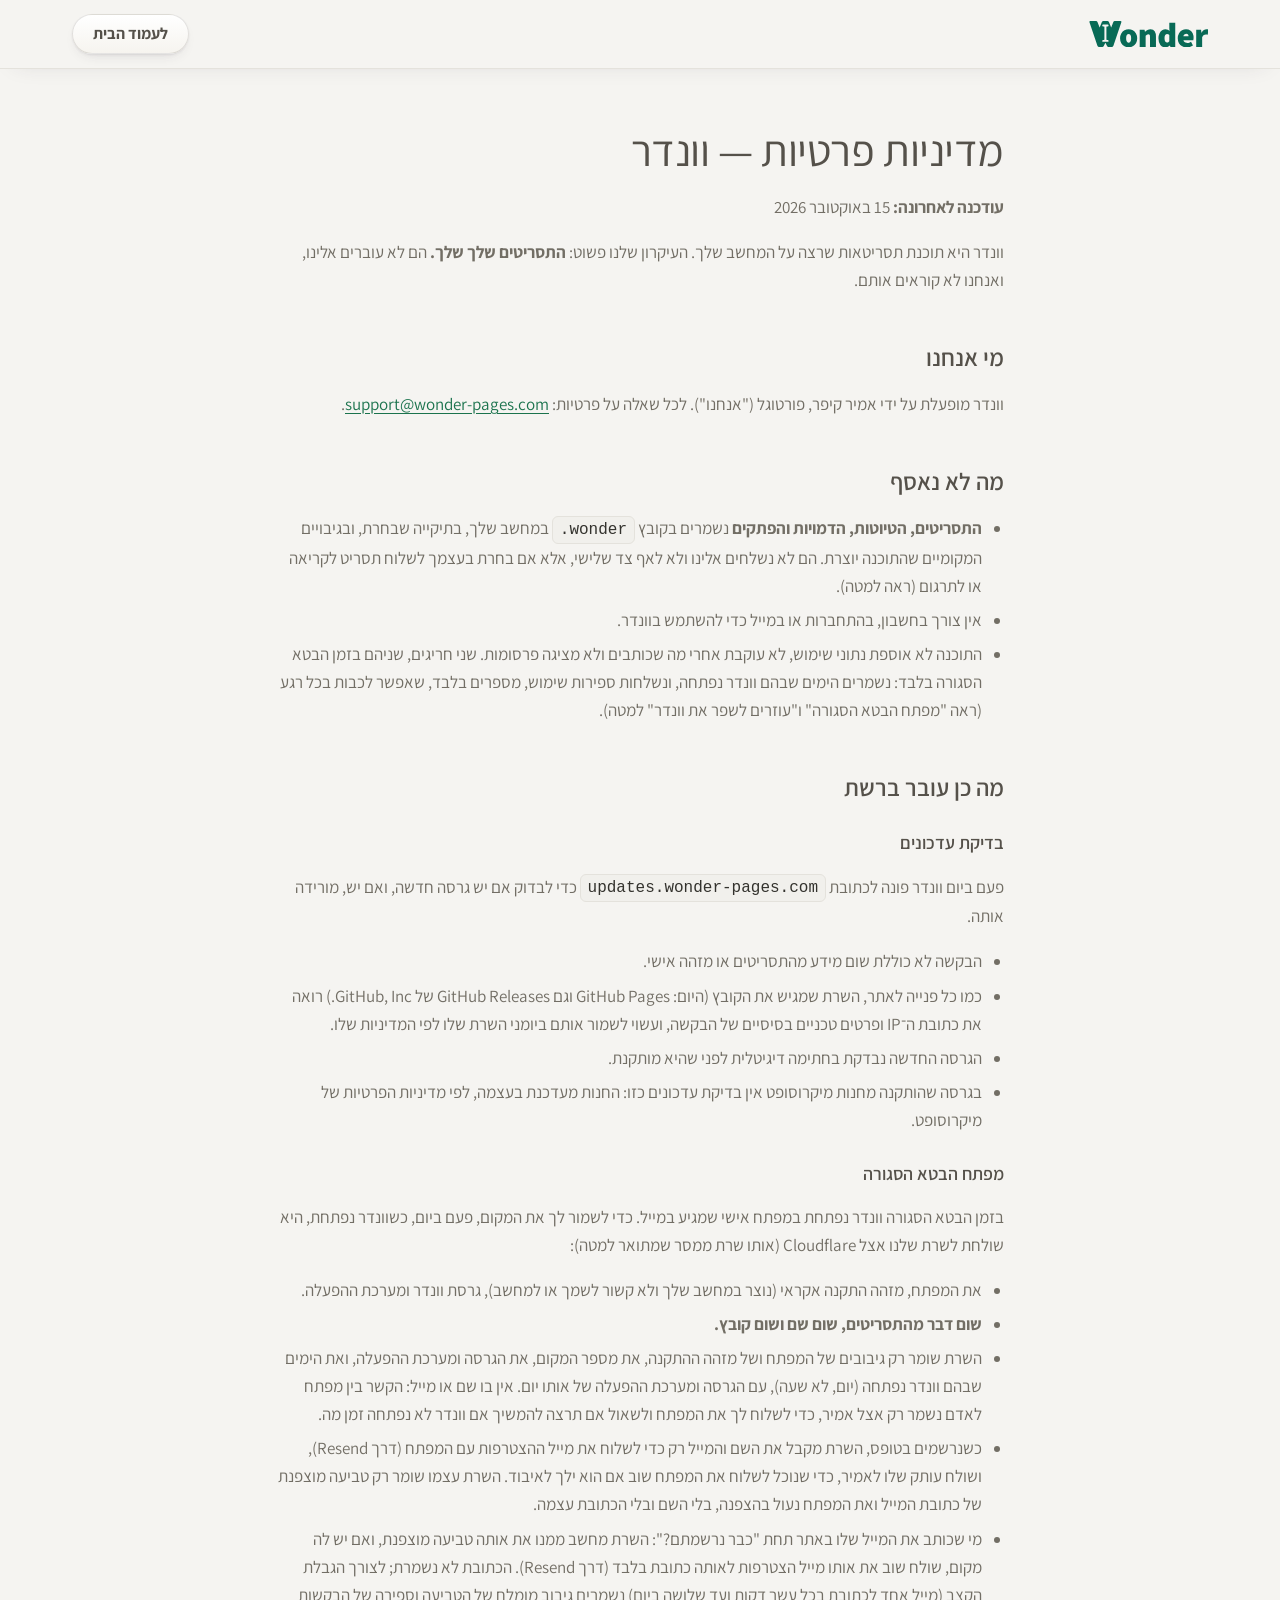
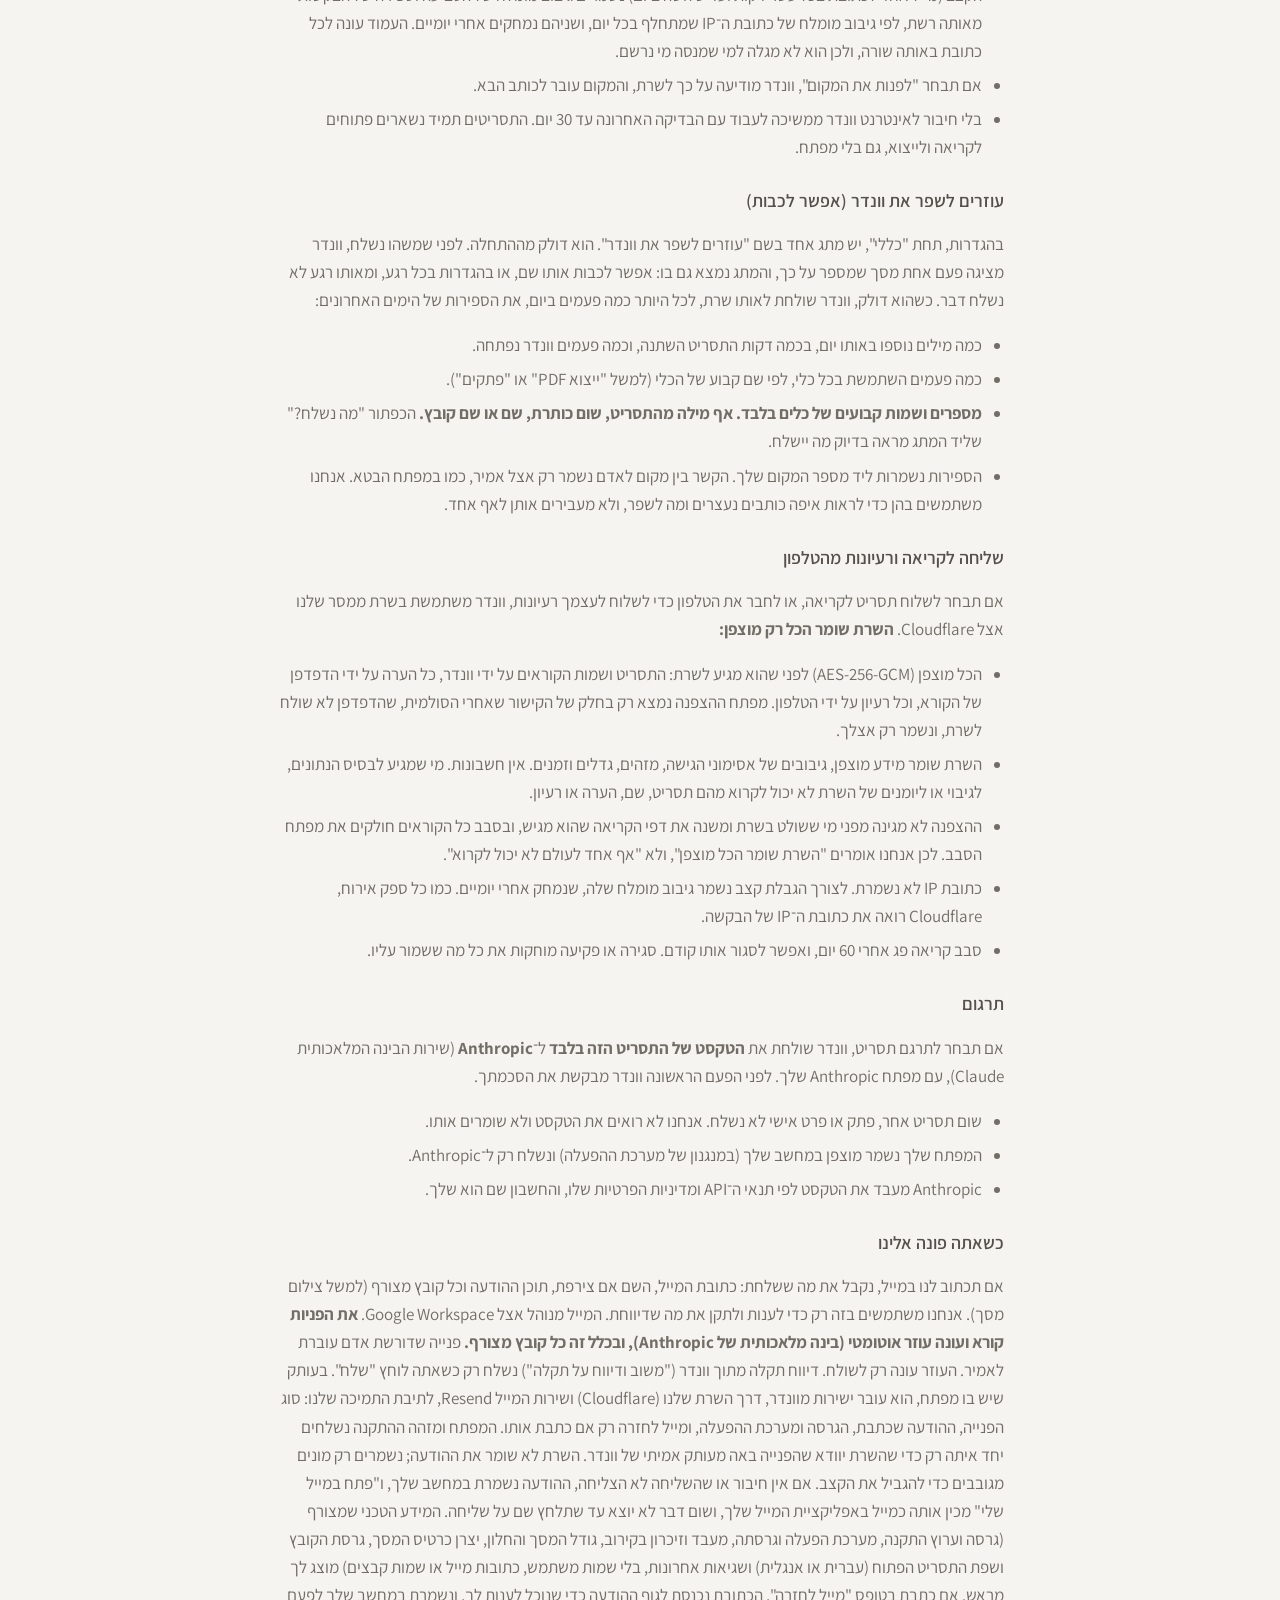
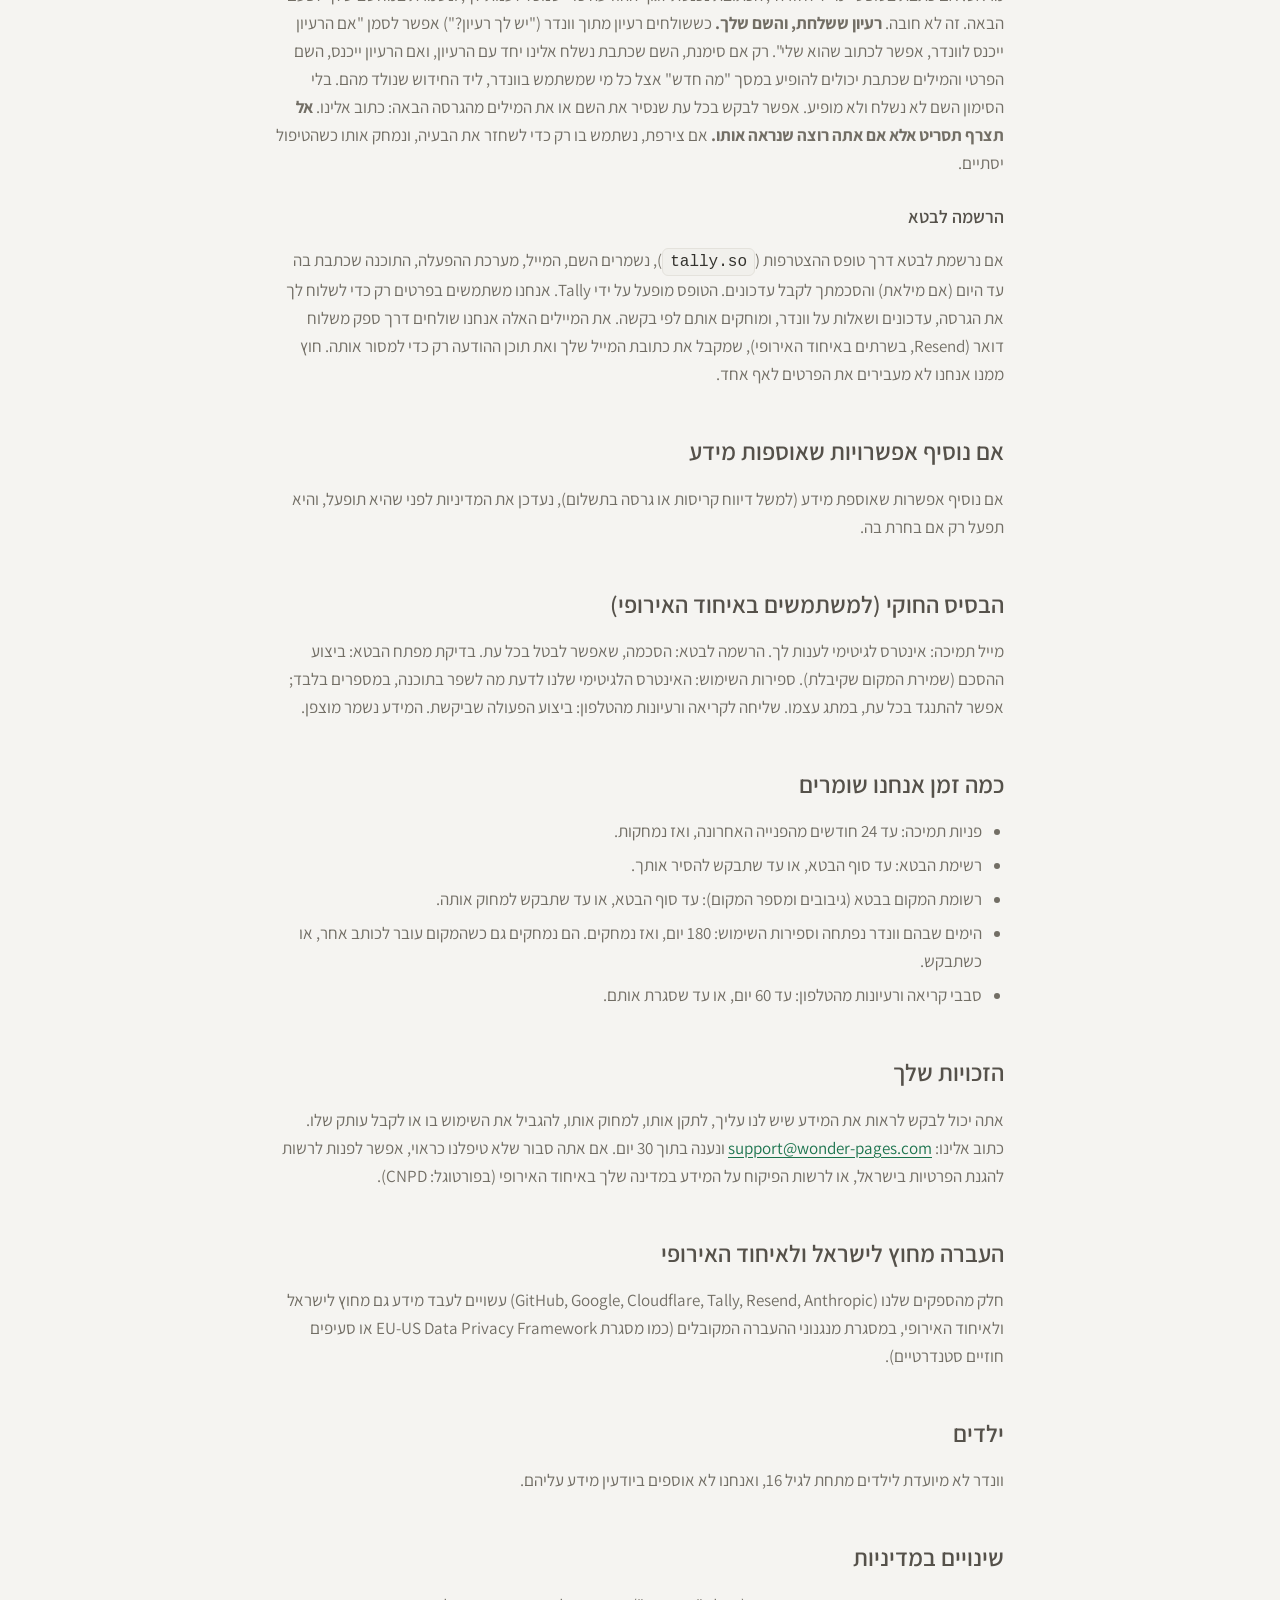
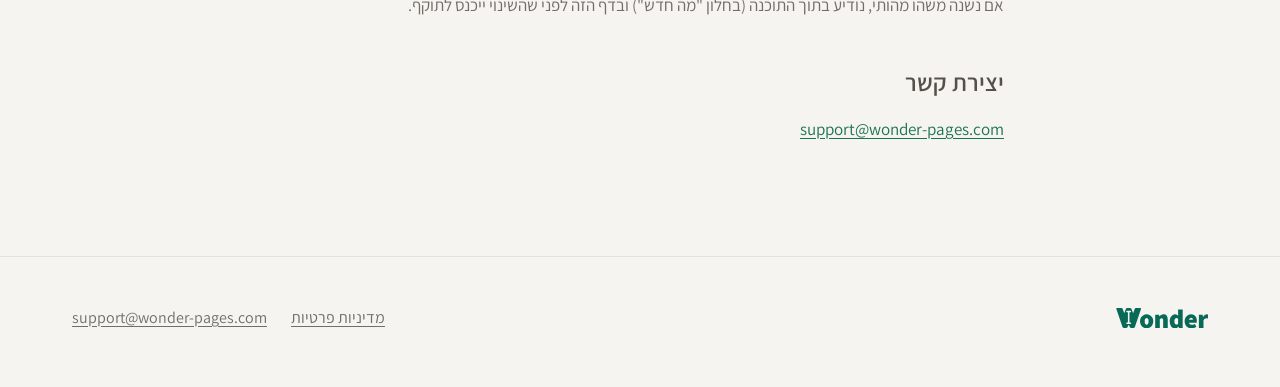
<file: privacy.html>
<!doctype html>
<html lang="he" dir="rtl">
<head>
<meta charset="utf-8">
<meta name="viewport" content="width=device-width, initial-scale=1">
<title>מדיניות פרטיות · וונדר</title>
<meta name="robots" content="noindex">
<meta name="theme-color" content="#F5F4F1">
<link rel="icon" type="image/png" href="assets/favicon.png">
<link rel="stylesheet" href="assets/site.css">
</head>
<body>
<!-- Generated by scripts/site-legal.mjs from docs/LEGAL/. Do not edit by hand. -->
<a class="skip" href="#main">דלג לתוכן</a>
<header class="top is-scrolled">
  <div class="wrap">
    <a class="brand" href="index.html"><img class="logo" src="assets/logo.svg" alt="Wonder" width="119" height="26"></a>
    <a class="btn push" href="index.html">לעמוד הבית</a>
  </div>
</header>
<main class="legal" id="main">
<h1>מדיניות פרטיות — וונדר</h1>
<p><strong>עודכנה לאחרונה:</strong> 15 באוקטובר 2026</p>
<p>וונדר היא תוכנת תסריטאות שרצה על המחשב שלך. העיקרון שלנו פשוט: <strong>התסריטים שלך שלך.</strong> הם לא עוברים אלינו, ואנחנו לא קוראים אותם.</p>
<h2>מי אנחנו</h2>
<p>וונדר מופעלת על ידי אמיר קיפר, פורטוגל ("אנחנו"). לכל שאלה על פרטיות: <a href="mailto:support@wonder-pages.com" class="ltr">support@wonder-pages.com</a>.</p>
<h2>מה לא נאסף</h2>
<ul><li><strong>התסריטים, הטיוטות, הדמויות והפתקים</strong> נשמרים בקובץ <code>.wonder</code> במחשב שלך, בתיקייה שבחרת, ובגיבויים המקומיים שהתוכנה יוצרת. הם לא נשלחים אלינו ולא לאף צד שלישי, אלא אם בחרת בעצמך לשלוח תסריט לקריאה או לתרגום (ראה למטה).</li><li>אין צורך בחשבון, בהתחברות או במייל כדי להשתמש בוונדר.</li><li>התוכנה לא אוספת נתוני שימוש, לא עוקבת אחרי מה שכותבים ולא מציגה פרסומות. שני חריגים, שניהם בזמן הבטא הסגורה בלבד: נשמרים הימים שבהם וונדר נפתחה, ונשלחות ספירות שימוש, מספרים בלבד, שאפשר לכבות בכל רגע (ראה "מפתח הבטא הסגורה" ו"עוזרים לשפר את וונדר" למטה).</li></ul>
<h2>מה כן עובר ברשת</h2>
<h3>בדיקת עדכונים</h3>
<p>פעם ביום וונדר פונה לכתובת <code>updates.wonder-pages.com</code> כדי לבדוק אם יש גרסה חדשה, ואם יש, מורידה אותה.</p>
<ul><li>הבקשה לא כוללת שום מידע מהתסריטים או מזהה אישי.</li><li>כמו כל פנייה לאתר, השרת שמגיש את הקובץ (היום: GitHub Pages וגם GitHub Releases של GitHub, Inc.) רואה את כתובת ה־IP ופרטים טכניים בסיסיים של הבקשה, ועשוי לשמור אותם ביומני השרת שלו לפי המדיניות שלו.</li><li>הגרסה החדשה נבדקת בחתימה דיגיטלית לפני שהיא מותקנת.</li><li>בגרסה שהותקנה מחנות מיקרוסופט אין בדיקת עדכונים כזו: החנות מעדכנת בעצמה, לפי מדיניות הפרטיות של מיקרוסופט.</li></ul>
<h3>מפתח הבטא הסגורה</h3>
<p>בזמן הבטא הסגורה וונדר נפתחת במפתח אישי שמגיע במייל. כדי לשמור לך את המקום, פעם ביום, כשוונדר נפתחת, היא שולחת לשרת שלנו אצל Cloudflare (אותו שרת ממסר שמתואר למטה):</p>
<ul><li>את המפתח, מזהה התקנה אקראי (נוצר במחשב שלך ולא קשור לשמך או למחשב), גרסת וונדר ומערכת ההפעלה.</li><li><strong>שום דבר מהתסריטים, שום שם ושום קובץ.</strong></li><li>השרת שומר רק גיבובים של המפתח ושל מזהה ההתקנה, את מספר המקום, את הגרסה ומערכת ההפעלה, ואת הימים שבהם וונדר נפתחה (יום, לא שעה), עם הגרסה ומערכת ההפעלה של אותו יום. אין בו שם או מייל: הקשר בין מפתח לאדם נשמר רק אצל אמיר, כדי לשלוח לך את המפתח ולשאול אם תרצה להמשיך אם וונדר לא נפתחה זמן מה.</li><li>כשנרשמים בטופס, השרת מקבל את השם והמייל רק כדי לשלוח את מייל ההצטרפות עם המפתח (דרך Resend), ושולח עותק שלו לאמיר, כדי שנוכל לשלוח את המפתח שוב אם הוא ילך לאיבוד. השרת עצמו שומר רק טביעה מוצפנת של כתובת המייל ואת המפתח נעול בהצפנה, בלי השם ובלי הכתובת עצמה.</li><li>מי שכותב את המייל שלו באתר תחת "כבר נרשמתם?": השרת מחשב ממנו את אותה טביעה מוצפנת, ואם יש לה מקום, שולח שוב את אותו מייל הצטרפות לאותה כתובת בלבד (דרך Resend). הכתובת לא נשמרת; לצורך הגבלת הקצב (מייל אחד לכתובת בכל עשר דקות ועד שלושה ביום) נשמרים גיבוב מומלח של הטביעה וספירה של הבקשות מאותה רשת, לפי גיבוב מומלח של כתובת ה־IP שמתחלף בכל יום, ושניהם נמחקים אחרי יומיים. העמוד עונה לכל כתובת באותה שורה, ולכן הוא לא מגלה למי שמנסה מי נרשם.</li><li>אם תבחר "לפנות את המקום", וונדר מודיעה על כך לשרת, והמקום עובר לכותב הבא.</li><li>בלי חיבור לאינטרנט וונדר ממשיכה לעבוד עם הבדיקה האחרונה עד 30 יום. התסריטים תמיד נשארים פתוחים לקריאה ולייצוא, גם בלי מפתח.</li></ul>
<h3>עוזרים לשפר את וונדר (אפשר לכבות)</h3>
<p>בהגדרות, תחת "כללי", יש מתג אחד בשם "עוזרים לשפר את וונדר". הוא דולק מההתחלה. לפני שמשהו נשלח, וונדר מציגה פעם אחת מסך שמספר על כך, והמתג נמצא גם בו: אפשר לכבות אותו שם, או בהגדרות בכל רגע, ומאותו רגע לא נשלח דבר. כשהוא דולק, וונדר שולחת לאותו שרת, לכל היותר כמה פעמים ביום, את הספירות של הימים האחרונים:</p>
<ul><li>כמה מילים נוספו באותו יום, בכמה דקות התסריט השתנה, וכמה פעמים וונדר נפתחה.</li><li>כמה פעמים השתמשת בכל כלי, לפי שם קבוע של הכלי (למשל "ייצוא PDF" או "פתקים").</li><li><strong>מספרים ושמות קבועים של כלים בלבד. אף מילה מהתסריט, שום כותרת, שם או שם קובץ.</strong> הכפתור "מה נשלח?" שליד המתג מראה בדיוק מה יישלח.</li><li>הספירות נשמרות ליד מספר המקום שלך. הקשר בין מקום לאדם נשמר רק אצל אמיר, כמו במפתח הבטא. אנחנו משתמשים בהן כדי לראות איפה כותבים נעצרים ומה לשפר, ולא מעבירים אותן לאף אחד.</li></ul>
<h3>שליחה לקריאה ורעיונות מהטלפון</h3>
<p>אם תבחר לשלוח תסריט לקריאה, או לחבר את הטלפון כדי לשלוח לעצמך רעיונות, וונדר משתמשת בשרת ממסר שלנו אצל Cloudflare. <strong>השרת שומר הכל רק מוצפן:</strong></p>
<ul><li>הכל מוצפן (AES-256-GCM) לפני שהוא מגיע לשרת: התסריט ושמות הקוראים על ידי וונדר, כל הערה על ידי הדפדפן של הקורא, וכל רעיון על ידי הטלפון. מפתח ההצפנה נמצא רק בחלק של הקישור שאחרי הסולמית, שהדפדפן לא שולח לשרת, ונשמר רק אצלך.</li><li>השרת שומר מידע מוצפן, גיבובים של אסימוני הגישה, מזהים, גדלים וזמנים. אין חשבונות. מי שמגיע לבסיס הנתונים, לגיבוי או ליומנים של השרת לא יכול לקרוא מהם תסריט, שם, הערה או רעיון.</li><li>ההצפנה לא מגינה מפני מי ששולט בשרת ומשנה את דפי הקריאה שהוא מגיש, ובסבב כל הקוראים חולקים את מפתח הסבב. לכן אנחנו אומרים "השרת שומר הכל מוצפן", ולא "אף אחד לעולם לא יכול לקרוא".</li><li>כתובת IP לא נשמרת. לצורך הגבלת קצב נשמר גיבוב מומלח שלה, שנמחק אחרי יומיים. כמו כל ספק אירוח, Cloudflare רואה את כתובת ה־IP של הבקשה.</li><li>סבב קריאה פג אחרי 60 יום, ואפשר לסגור אותו קודם. סגירה או פקיעה מוחקות את כל מה ששמור עליו.</li></ul>
<h3>תרגום</h3>
<p>אם תבחר לתרגם תסריט, וונדר שולחת את <strong>הטקסט של התסריט הזה בלבד</strong> ל־<strong>Anthropic</strong> (שירות הבינה המלאכותית Claude), עם מפתח Anthropic שלך. לפני הפעם הראשונה וונדר מבקשת את הסכמתך.</p>
<ul><li>שום תסריט אחר, פתק או פרט אישי לא נשלח. אנחנו לא רואים את הטקסט ולא שומרים אותו.</li><li>המפתח שלך נשמר מוצפן במחשב שלך (במנגנון של מערכת ההפעלה) ונשלח רק ל־Anthropic.</li><li>Anthropic מעבד את הטקסט לפי תנאי ה־API ומדיניות הפרטיות שלו, והחשבון שם הוא שלך.</li></ul>
<h3>כשאתה פונה אלינו</h3>
<p>אם תכתוב לנו במייל, נקבל את מה ששלחת: כתובת המייל, השם אם צירפת, תוכן ההודעה וכל קובץ מצורף (למשל צילום מסך). אנחנו משתמשים בזה רק כדי לענות ולתקן את מה שדיווחת. המייל מנוהל אצל Google Workspace. <strong>את הפניות קורא ועונה עוזר אוטומטי (בינה מלאכותית של Anthropic), ובכלל זה כל קובץ מצורף.</strong> פנייה שדורשת אדם עוברת לאמיר. העוזר עונה רק לשולח. דיווח תקלה מתוך וונדר ("משוב ודיווח על תקלה") נשלח רק כשאתה לוחץ "שלח". בעותק שיש בו מפתח, הוא עובר ישירות מוונדר, דרך השרת שלנו (Cloudflare) ושירות המייל Resend, לתיבת התמיכה שלנו: סוג הפנייה, ההודעה שכתבת, הגרסה ומערכת ההפעלה, ומייל לחזרה רק אם כתבת אותו. המפתח ומזהה ההתקנה נשלחים יחד איתה רק כדי שהשרת יוודא שהפנייה באה מעותק אמיתי של וונדר. השרת לא שומר את ההודעה; נשמרים רק מונים מגובבים כדי להגביל את הקצב. אם אין חיבור או שהשליחה לא הצליחה, ההודעה נשמרת במחשב שלך, ו"פתח במייל שלי" מכין אותה כמייל באפליקציית המייל שלך, ושום דבר לא יוצא עד שתלחץ שם על שליחה. המידע הטכני שמצורף (גרסה וערוץ התקנה, מערכת הפעלה וגרסתה, מעבד וזיכרון בקירוב, גודל המסך והחלון, יצרן כרטיס המסך, גרסת הקובץ ושפת התסריט הפתוח (עברית או אנגלית) ושגיאות אחרונות, בלי שמות משתמש, כתובות מייל או שמות קבצים) מוצג לך מראש. אם כתבת בטופס "מייל לחזרה", הכתובת נכנסת לגוף ההודעה כדי שנוכל לענות לך, ונשמרת במחשב שלך לפעם הבאה. זה לא חובה. <strong>רעיון ששלחת, והשם שלך.</strong> כששולחים רעיון מתוך וונדר ("יש לך רעיון?") אפשר לסמן "אם הרעיון ייכנס לוונדר, אפשר לכתוב שהוא שלי". רק אם סימנת, השם שכתבת נשלח אלינו יחד עם הרעיון, ואם הרעיון ייכנס, השם הפרטי והמילים שכתבת יכולים להופיע במסך "מה חדש" אצל כל מי שמשתמש בוונדר, ליד החידוש שנולד מהם. בלי הסימון השם לא נשלח ולא מופיע. אפשר לבקש בכל עת שנסיר את השם או את המילים מהגרסה הבאה: כתוב אלינו. <strong>אל תצרף תסריט אלא אם אתה רוצה שנראה אותו.</strong> אם צירפת, נשתמש בו רק כדי לשחזר את הבעיה, ונמחק אותו כשהטיפול יסתיים.</p>
<h3>הרשמה לבטא</h3>
<p>אם נרשמת לבטא דרך טופס ההצטרפות (<code>tally.so</code>), נשמרים השם, המייל, מערכת ההפעלה, התוכנה שכתבת בה עד היום (אם מילאת) והסכמתך לקבל עדכונים. הטופס מופעל על ידי Tally. אנחנו משתמשים בפרטים רק כדי לשלוח לך את הגרסה, עדכונים ושאלות על וונדר, ומוחקים אותם לפי בקשה. את המיילים האלה אנחנו שולחים דרך ספק משלוח דואר (Resend, בשרתים באיחוד האירופי), שמקבל את כתובת המייל שלך ואת תוכן ההודעה רק כדי למסור אותה. חוץ ממנו אנחנו לא מעבירים את הפרטים לאף אחד.</p>
<h2>אם נוסיף אפשרויות שאוספות מידע</h2>
<p>אם נוסיף אפשרות שאוספת מידע (למשל דיווח קריסות או גרסה בתשלום), נעדכן את המדיניות לפני שהיא תופעל, והיא תפעל רק אם בחרת בה.</p>
<h2>הבסיס החוקי (למשתמשים באיחוד האירופי)</h2>
<p>מייל תמיכה: אינטרס לגיטימי לענות לך. הרשמה לבטא: הסכמה, שאפשר לבטל בכל עת. בדיקת מפתח הבטא: ביצוע ההסכם (שמירת המקום שקיבלת). ספירות השימוש: האינטרס הלגיטימי שלנו לדעת מה לשפר בתוכנה, במספרים בלבד; אפשר להתנגד בכל עת, במתג עצמו. שליחה לקריאה ורעיונות מהטלפון: ביצוע הפעולה שביקשת. המידע נשמר מוצפן.</p>
<h2>כמה זמן אנחנו שומרים</h2>
<ul><li>פניות תמיכה: עד 24 חודשים מהפנייה האחרונה, ואז נמחקות.</li><li>רשימת הבטא: עד סוף הבטא, או עד שתבקש להסיר אותך.</li><li>רשומת המקום בבטא (גיבובים ומספר המקום): עד סוף הבטא, או עד שתבקש למחוק אותה.</li><li>הימים שבהם וונדר נפתחה וספירות השימוש: 180 יום, ואז נמחקים. הם נמחקים גם כשהמקום עובר לכותב אחר, או כשתבקש.</li><li>סבבי קריאה ורעיונות מהטלפון: עד 60 יום, או עד שסגרת אותם.</li></ul>
<h2>הזכויות שלך</h2>
<p>אתה יכול לבקש לראות את המידע שיש לנו עליך, לתקן אותו, למחוק אותו, להגביל את השימוש בו או לקבל עותק שלו. כתוב אלינו: <a href="mailto:support@wonder-pages.com" class="ltr">support@wonder-pages.com</a> ונענה בתוך 30 יום. אם אתה סבור שלא טיפלנו כראוי, אפשר לפנות לרשות להגנת הפרטיות בישראל, או לרשות הפיקוח על המידע במדינה שלך באיחוד האירופי (בפורטוגל: CNPD).</p>
<h2>העברה מחוץ לישראל ולאיחוד האירופי</h2>
<p>חלק מהספקים שלנו (GitHub, Google, Cloudflare, Tally, Resend, Anthropic) עשויים לעבד מידע גם מחוץ לישראל ולאיחוד האירופי, במסגרת מנגנוני ההעברה המקובלים (כמו מסגרת EU-US Data Privacy Framework או סעיפים חוזיים סטנדרטיים).</p>
<h2>ילדים</h2>
<p>וונדר לא מיועדת לילדים מתחת לגיל 16, ואנחנו לא אוספים ביודעין מידע עליהם.</p>
<h2>שינויים במדיניות</h2>
<p>אם נשנה משהו מהותי, נודיע בתוך התוכנה (בחלון "מה חדש") ובדף הזה לפני שהשינוי ייכנס לתוקף.</p>
<h2>יצירת קשר</h2>
<p><a href="mailto:support@wonder-pages.com" class="ltr">support@wonder-pages.com</a></p>
</main>
<footer class="foot">
  <div class="wrap">
    <a class="brand" href="index.html"><img class="logo" src="assets/logo.svg" alt="Wonder" width="119" height="26"></a>
    <nav aria-label="קישורים משפטיים ותמיכה">
      <a href="privacy.html">מדיניות פרטיות</a>
      <a href="mailto:support@wonder-pages.com">support@wonder-pages.com</a>
    </nav>
  </div>
</footer>
</body>
</html>
</file>
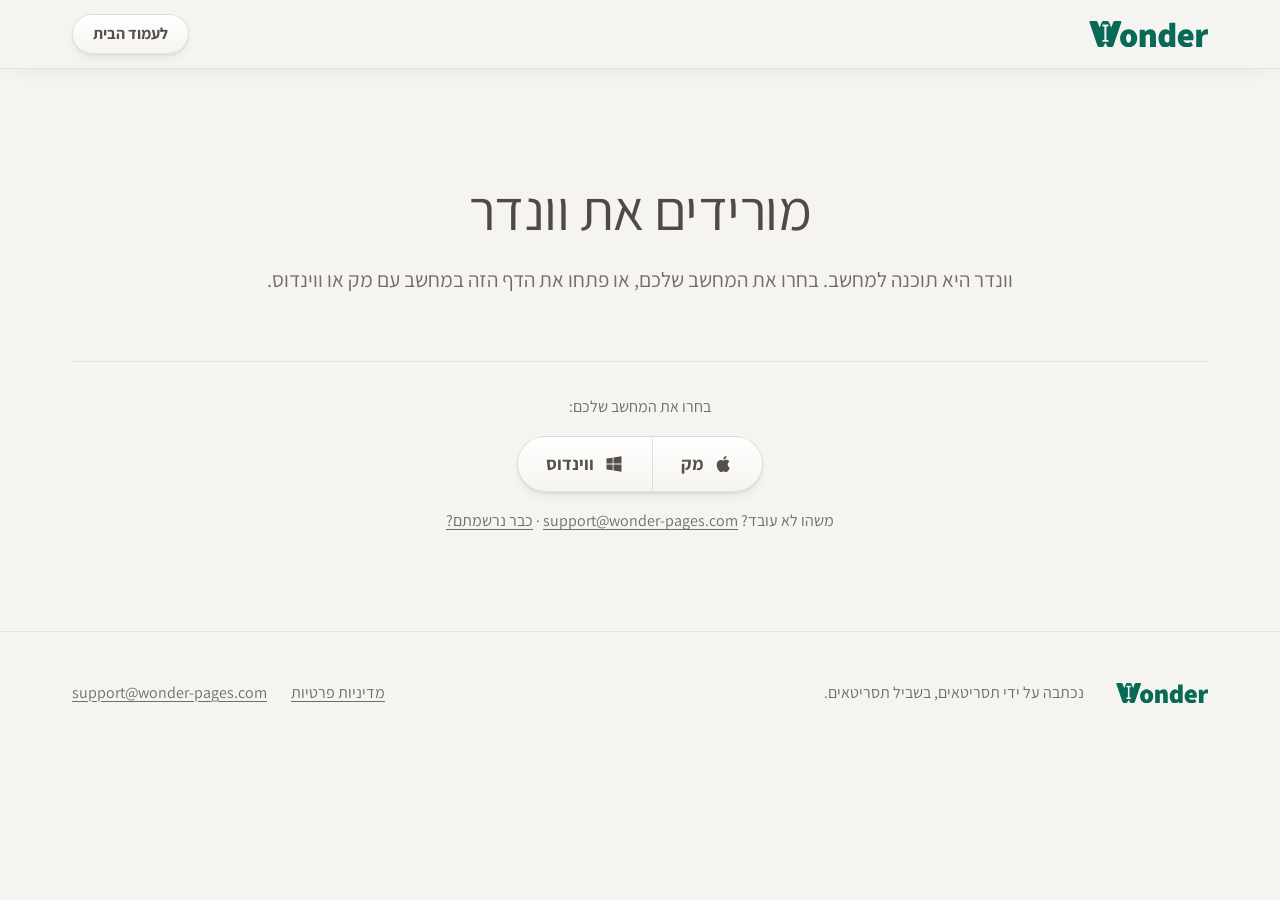
<file: start.html>
<!doctype html>
<html lang="he" dir="rtl">
<head>
<meta charset="utf-8">
<meta name="viewport" content="width=device-width, initial-scale=1">
<title>ההורדה של וונדר</title>
<meta name="robots" content="noindex">
<meta name="theme-color" content="#F5F4F1">
<link rel="icon" type="image/png" href="assets/favicon.png">
<link rel="preload" href="assets/fonts/Assistant.ttf" as="font" type="font/ttf" crossorigin>
<link rel="stylesheet" href="assets/site.css">
</head>
<body>
<a class="skip" href="#start">דלג לתוכן</a>

<svg width="0" height="0" style="position:absolute" aria-hidden="true">
  <defs>
    <symbol id="i-download" viewBox="0 0 24 24"><path d="M12 4v11m0 0l-4.5-4.5M12 15l4.5-4.5M5 19.5h14" fill="none" stroke="currentColor" stroke-width="1.8" stroke-linecap="round" stroke-linejoin="round"/></symbol>
    <symbol id="i-store" viewBox="0 0 24 24"><path d="M5.5 8.5h13l-1 11a1.5 1.5 0 0 1-1.5 1.4H8a1.5 1.5 0 0 1-1.5-1.4l-1-11zM9 8.5V7a3 3 0 0 1 6 0v1.5" fill="none" stroke="currentColor" stroke-width="1.6" stroke-linecap="round" stroke-linejoin="round"/></symbol>
    <symbol id="i-apple" viewBox="0 0 24 24"><path fill="currentColor" d="M16.4 12.6c0-2.4 2-3.6 2.1-3.7-1.1-1.7-2.9-1.9-3.5-1.9-1.5-.2-2.9.9-3.7.9-.8 0-1.9-.9-3.2-.8-1.6 0-3.1 1-4 2.4-1.7 3-.4 7.4 1.2 9.8.8 1.2 1.8 2.5 3 2.4 1.2 0 1.7-.8 3.1-.8 1.5 0 1.9.8 3.2.8 1.3 0 2.2-1.2 3-2.4.9-1.4 1.3-2.7 1.3-2.8 0 0-2.5-1-2.5-3.9zM14 5.5c.7-.8 1.1-1.9 1-3-1 0-2.1.7-2.8 1.5-.6.7-1.2 1.8-1 2.9 1 .1 2.1-.6 2.8-1.4z"/></symbol>
    <symbol id="i-windows" viewBox="0 0 24 24"><path fill="currentColor" d="M3 5.4l7.4-1v7.1H3V5.4zm8.4-1.2L21 2.8v8.7h-9.6V4.2zM3 12.5h7.4v7.1L3 18.6v-6.1zm8.4 0H21v8.7l-9.6-1.4v-7.3z"/></symbol>
  </defs>
</svg>

<header class="top is-scrolled">
  <div class="wrap">
    <a class="brand" href="/" aria-label="וונדר, לעמוד הבית">
      <img class="logo" src="assets/logo.svg" alt="Wonder" width="119" height="26">
    </a>
    <a class="btn" href="/" style="margin-inline-start:auto">לעמוד הבית</a>
  </div>
</header>

<main id="start">
  <section class="hero start">
    <div class="wrap">

      <!-- Mac: the download starts by itself (assets/start.js). -->
      <div id="p-mac" hidden>
        <h1>ההורדה למק מתחילה</h1>
        <p class="lede" id="status" aria-live="polite">מכינים את ההורדה...</p>
        <div class="cta-row">
          <a class="btn btn-lg btn-primary" data-dmg href="https://github.com/Wonder-App/wonder-releases/releases/latest">להורדה למק</a>
        </div>
        <p class="start-steps">פותחים את הקובץ שירד וגוררים את וונדר לתיקיית האפליקציות. הגרסה חתומה ומאושרת אצל אפל, ולכן אין אזהרה.</p>
      </div>

      <!-- Windows: one button to Wonder's page in the Microsoft Store (Amir, 2026-10-16: Microsoft's small installer
           file also showed a blue warning on his PC, so every Windows link opens the Store page; N178 reversed). -->
      <div id="p-windows" hidden>
        <h1>מורידים את וונדר לווינדוס</h1>
        <div class="cta-row">
          <a class="btn btn-lg btn-primary" href="https://apps.microsoft.com/detail/9P688NX68S8Q"><svg aria-hidden="true"><use href="#i-store"/></svg>להורדה מהחנות של מיקרוסופט</a>
        </div>
      </div>

      <!-- N76 d: from the welcome mail (#key=…&name=…), after installing: one press opens
           Wonder with the key, and the welcome already knows the name (assets/start.js). -->
      <p class="start-steps" id="p-key" hidden>אחרי ההתקנה: <a id="open-wonder" href="#">פתיחת וונדר עם המפתח שלך</a></p>

      <!-- Anything else, and the page without JavaScript. -->
      <div id="p-other">
        <h1>מורידים את וונדר</h1>
        <p class="lede">וונדר היא תוכנה למחשב. בחרו את המחשב שלכם, או פתחו את הדף הזה במחשב עם מק או ווינדוס.</p>
      </div>

      <!-- Always on the page: the download did not start, or this is not your computer. -->
      <div class="start-alt">
        <p id="alt-title">בחרו את המחשב שלכם:</p>
        <!-- One split button: half Mac, half Windows (Amir, 2026-10-14). -->
        <div class="cta-row" style="margin-top:16px">
          <div class="btn-split" role="group" aria-label="להורדה">
            <a data-dmg href="https://github.com/Wonder-App/wonder-releases/releases/latest"><svg aria-hidden="true"><use href="#i-apple"/></svg>מק</a>
            <a href="https://apps.microsoft.com/detail/9P688NX68S8Q"><svg aria-hidden="true"><use href="#i-windows"/></svg>ווינדוס</a>
          </div>
        </div>
        <p class="cta-note">משהו לא עובד? <a href="mailto:support@wonder-pages.com">support@wonder-pages.com</a><span class="again-at"> · <a href="mailto:support@wonder-pages.com" data-again aria-controls="again" aria-expanded="false">כבר נרשמתם?</a></span></p>
        <!-- N258: the welcome mail (the key) again, by address; the page never says who signed up (assets/again.js). -->
        <form class="again" id="again" hidden dir="rtl" novalidate aria-label="לקבל שוב את מייל ההצטרפות">
          <label for="again-email">המייל שאיתו נרשמתם. נשלח אליו שוב את ההורדה ואת המפתח.</label>
          <span class="again-row"><input id="again-email" type="email" dir="ltr" autocomplete="email" inputmode="email" maxlength="254" spellcheck="false" required><button type="submit" class="btn">לשלוח שוב</button></span>
          <p class="again-said" role="status" aria-live="polite"></p>
        </form>      </div>

    </div>
  </section>
</main>

<footer class="foot">
  <div class="wrap">
    <a class="brand" href="/"><img class="logo" src="assets/logo.svg" alt="Wonder" width="119" height="26"></a>
    <span>נכתבה על ידי תסריטאים, בשביל תסריטאים.</span>
    <nav aria-label="קישורים משפטיים ותמיכה">
      <a href="privacy.html">מדיניות פרטיות</a>
      <a href="mailto:support@wonder-pages.com">support@wonder-pages.com</a>
    </nav>
  </div>
</footer>

<script src="assets/start.js"></script>
<script src="assets/again.js"></script>
</body>
</html>
</file>
<file: assets/site.css>
/* Wonder landing site. Colors, radii and the type scale come from docs/DESIGN.md; the paper tints and the
   depth treatment (rim, gloss, layered tinted shadows) follow the redesigned app (docs/WEEKLY/pitches/2026-10-05-depth).
   Marketing-only sizes are marked "site". Light only, like the app. Spacing steps: 8 16 24 40 64 96 120. */

@font-face {
  font-family: "Assistant";
  src: url("fonts/Assistant.ttf") format("truetype");
  font-weight: 200 800;
  font-display: swap;
}

:root {
  color-scheme: light;
  --ground: #F5F4F1;
  --ground-sunk: #F1F0EC;
  --surface: #FBFAF7;
  --surface-white: #FFFFFF;
  --ink: #726E65;          /* body copy */
  --ink-head: #55514A;     /* headlines: warm, never near-black; darker than body so light weights still lead (N75) */
  --ink-hero: #4F4B44;     /* the wordmark only */
  --ink-strong: #1C1B18;
  --ink-mid: #33322D;
  --ink-faint: #6F6E67;
  --line: #E4E2DC;
  --line-strong: #DCDAD3;
  --accent: #25A06B;
  --accent-soft: #E7F5EF;
  --accent-ink: #1B734D;
  --paper-yellow: #F4E7B8;

  --ui-font: "Assistant", "Arial Hebrew", Arial, sans-serif;

  --r-md: 9px;
  --r-lg: 11px;
  --r-xl: 14px;
  --r-sheet: 18px;

  --s1: 8px; --s2: 16px; --s3: 24px; --s4: 40px; --s5: 64px; --s6: 96px; --s7: 120px;
  --wrap: 1200px;
  --gutter: 16px;
  --section: clamp(64px, 9vw, 120px);

  /* depth: broad ambient + mid + contact, tinted instead of grey */
  --float:
    0 1px 2px rgba(48, 44, 60, .08),
    0 10px 24px -8px rgba(48, 44, 60, .14),
    0 36px 64px -28px rgba(48, 44, 60, .26),
    0 72px 110px -56px rgba(48, 44, 60, .20);
}

*, *::before, *::after { box-sizing: border-box; }

html { -webkit-text-size-adjust: 100%; scroll-behavior: smooth; scroll-padding-top: 72px; }
@media (prefers-reduced-motion: reduce) { html { scroll-behavior: auto; } }

body {
  margin: 0;
  background: var(--ground);
  color: var(--ink);
  font-family: var(--ui-font);
  font-size: 18px;
  line-height: 1.65;
  text-rendering: optimizeLegibility;
  -webkit-font-smoothing: antialiased;
  overflow-x: hidden;
}

::selection { background: var(--accent-soft); color: var(--accent-ink); }

img { display: block; max-width: 100%; height: auto; }

a { color: var(--accent-ink); text-underline-offset: 3px; text-decoration-thickness: 1px; }
a:hover { color: var(--ink-head); }

/* the ring in the accent's ink: 5.3:1 on the ground, 4.3:1 on lilac and mint; white on the green band (A13, 2026-10-14) */
:focus-visible { outline: 2px solid var(--accent-ink); outline-offset: 3px; border-radius: 6px; }
.price-band :focus-visible { outline-color: #fff; }

.ltr { direction: ltr; unicode-bidi: isolate; display: inline-block; }

.wrap { width: 100%; max-width: var(--wrap); margin-inline: auto; padding-inline: var(--gutter); }
@media (min-width: 720px) { .wrap { padding-inline: 32px; } }

.skip {
  position: absolute; inset-inline-start: 12px; top: -48px; z-index: 20;
  background: var(--surface-white); padding: 8px 14px; border-radius: var(--r-md);
}
.skip:focus { top: 12px; }

/* ---------- header ---------- */
.top {
  position: sticky; top: 0; z-index: 10;
  background: rgba(245, 244, 241, .86);
  backdrop-filter: saturate(1.3) blur(14px);
  -webkit-backdrop-filter: saturate(1.3) blur(14px);
  border-bottom: 1px solid transparent;
  transition: border-color .2s ease, box-shadow .2s ease;
}
.top.is-scrolled { border-bottom-color: var(--line); box-shadow: 0 8px 24px -16px rgba(48, 44, 60, .18); }
.top .wrap { display: flex; align-items: center; gap: 28px; height: 68px; }

.brand { display: flex; align-items: center; gap: 10px; text-decoration: none; color: var(--ink-hero); }
.brand .logo { height: 26px; width: auto; }
/* a phrase that stays together: headings break only between phrases, never inside one */
.ph { display: inline-block; }

.nav { display: flex; gap: 28px; margin-inline-start: auto; }
.nav a { color: var(--ink); text-decoration: none; font-size: 16px; font-weight: 500; }
.nav a:hover { color: var(--ink-hero); }
@media (max-width: 860px) { .nav { display: none; } .top .btn { margin-inline-start: auto; } }

/* ---------- buttons: soft glass pill, and the green jewel ---------- */
.btn {
  display: inline-flex; align-items: center; justify-content: center; gap: 10px;
  height: 40px; padding: 0 20px;
  border-radius: 999px;
  border: 1px solid rgba(70, 66, 58, .14);
  background: linear-gradient(180deg, #FFFFFF, #F6F4EF);
  color: var(--ink-head);
  font: 700 16px/1 var(--ui-font);
  text-decoration: none;
  white-space: nowrap;
  box-shadow: 0 1px 0 rgba(255, 255, 255, .9) inset, 0 1px 2px rgba(48, 44, 60, .08), 0 6px 14px -8px rgba(48, 44, 60, .22);
  transition: transform .15s ease, box-shadow .15s ease, background-color .15s ease, color .15s ease;
}
.btn:hover { color: var(--ink-hero); transform: translateY(-1px); box-shadow: 0 1px 0 #fff inset, 0 2px 4px rgba(48, 44, 60, .08), 0 12px 20px -10px rgba(48, 44, 60, .28); }
.btn:active { transform: translateY(0); }
.btn svg { width: 18px; height: 18px; flex: none; }

.btn-lg { height: 56px; padding: 0 32px; font-size: 18px; }
.btn-primary {
  border-color: #176346;
  /* white text at least 4.66:1 at the gradient's lightest point (A10, 2026-10-14) */
  background: linear-gradient(180deg, #1F8459 0%, #1A7050 52%, #176346 100%);
  color: #fff;
  box-shadow:
    0 1px 0 rgba(255, 255, 255, .35) inset,
    0 -1px 0 rgba(0, 0, 0, .12) inset,
    0 2px 4px rgba(23, 99, 70, .20),
    0 14px 24px -10px rgba(23, 99, 70, .50);
}
.btn-primary:hover {
  color: #fff;
  box-shadow: 0 1px 0 rgba(255, 255, 255, .4) inset, 0 -1px 0 rgba(0, 0, 0, .12) inset, 0 3px 6px rgba(23, 99, 70, .22), 0 20px 30px -12px rgba(23, 99, 70, .55);
}
.btn-cream {
  border-color: rgba(255, 255, 255, .6);
  background: linear-gradient(180deg, #FFFFFF, #F1EFE8);
  color: var(--accent-ink);
  box-shadow: 0 1px 0 #fff inset, 0 2px 4px rgba(10, 50, 35, .18), 0 16px 28px -12px rgba(10, 50, 35, .55);
}
.btn-cream:hover { color: #14573B; }

/* ---------- hero (shared with start.html, then the home variant) ---------- */
.hero { padding-top: clamp(56px, 9vw, 112px); text-align: center; }
.hero h1 {
  margin: 0 auto;
  max-width: 15ch;
  color: var(--ink-hero);
  font-size: clamp(40px, 7vw, 76px);
  line-height: 1.04;
  font-weight: 400;
  letter-spacing: -.01em;
  text-wrap: balance;
}
.hero .lede {
  margin: 24px auto 0;
  max-width: 36em;
  font-size: clamp(18px, 2.1vw, 21px);
  line-height: 1.6;
  color: var(--ink);
  text-wrap: pretty;
}
.cta-row { display: flex; flex-wrap: wrap; justify-content: center; gap: 12px; margin-top: 36px; }
@media (max-width: 520px) { .cta-row .btn-lg { width: 100%; max-width: 320px; } }
.cta-note { margin: 16px 0 0; font-size: 16px; color: var(--ink-faint); }
.cta-note a { color: inherit; white-space: nowrap; } /* a link never breaks in two on a phone ("איך / מתקינים") */

/* "כבר נרשמתם?" (N258): a quiet text link in the note line opens one field under it. No new weight: the
   small glass pill, the note's own size and ink, the field on the paper surface. */
.again { margin: var(--s2) 0 0; max-width: 480px; font-size: 16px; color: var(--ink-faint); text-align: start; }
.again[hidden] { display: none; }
.start-alt .again { margin-inline: auto; }
.again label { display: block; margin-bottom: var(--s1); line-height: 1.5; }
.again-row { display: flex; gap: var(--s1); }
.again input {
  flex: 1; min-width: 0; height: 40px; padding: 0 16px;
  border: 1px solid var(--line-strong); border-radius: 999px;
  background: var(--surface-white); color: var(--ink-mid);
  font: 400 16px/1 var(--ui-font); text-align: left;
}
.again input:focus-visible { outline: 2px solid var(--accent-ink); outline-offset: 2px; border-color: transparent; }
.again .btn { flex: none; }
.again .btn:disabled { opacity: .6; transform: none; cursor: default; }
.again-said { margin: var(--s1) 0 0; min-height: 1.5em; line-height: 1.5; color: var(--ink); text-wrap: balance; } /* two even lines, never one word alone */
.again-at { white-space: nowrap; }
.again-said:empty { min-height: 0; }

.hero-home { position: relative; isolation: isolate; background: var(--ground); text-align: start; padding-top: clamp(32px, 5vw, 72px); padding-bottom: 0; overflow: clip; }
.hero-home .copy { position: relative; z-index: 1; max-width: 640px; }
.titleblock { width: fit-content; max-width: 100%; }
.hero-home h1 { margin: 0; max-width: none; font-size: inherit; letter-spacing: 0; text-wrap: wrap; }
/* No reading text on the site is under 16px (Amir, 2026-10-08). Light weights, not 800: the heavy cut read as a billboard, "משרדי". The whole site follows: headings 400-500, small heads 600 (N75, Amir 2026-10-08) */
.hero-home .mark {
  display: block;
  color: var(--ink-hero);
  font-size: var(--mark, clamp(120px, 24vw, 280px));
  line-height: .86;
  font-weight: 300;
  letter-spacing: -.01em;
}
/* the line under the wordmark is as wide as the wordmark, like the Canva first screen */
.hero-home .sub {
  display: block;
  margin-top: .09em;
  color: var(--ink);
  font-size: calc(var(--mark, clamp(120px, 24vw, 280px)) * .196);
  line-height: 1.1;
  font-weight: 400;
  letter-spacing: -.01em;
  white-space: nowrap;
}
.hero-home .rule {
  display: block; width: 100%; height: 2px; margin-top: var(--s2);
  border-radius: 2px;
  background: linear-gradient(90deg, #7FD3AE, #25A06B 40%, #2A9A6C);
}
.hero-home .cta-row { justify-content: flex-start; margin-top: var(--s4); }
@media (max-width: 520px) { .hero-home .cta-row .btn-lg { max-width: none; } }
.hero-home .cta-note { margin-top: var(--s2); }
.hero-home .say {
  margin: var(--s4) 0 0;
  color: var(--ink-head);
  font-size: clamp(22px, 2.4vw, 30px);
  line-height: 1.25;
  font-weight: 500;
  letter-spacing: -.01em;
  text-wrap: balance;
}
.hero-home .lede { margin: var(--s2) 0 0; max-width: 31em; font-size: clamp(17px, 1.7vw, 20px); }
.hero-home .by { justify-content: flex-start; gap: 8px 28px; margin-top: var(--s3); font-size: 16px; color: var(--ink-faint); }
.hero-home .by li { gap: 6px; }
.hero-home .by svg { width: 15px; height: 15px; }

/* the sheet of paper curling at the left edge: a real photograph, faded into the ground */
.paper {
  position: absolute; z-index: 0; top: 0; inset-inline-end: 0;
  height: clamp(600px, 68vw, 980px); width: auto; aspect-ratio: 1200 / 1607;
  pointer-events: none;
  mix-blend-mode: multiply; /* the photo's own cream becomes the ground, so no box shows */
  -webkit-mask-image: linear-gradient(to left, #000 0, #000 52%, transparent 96%), linear-gradient(to bottom, transparent 0, #000 9%, #000 86%, transparent 100%);
  -webkit-mask-composite: source-in;
  mask-image: linear-gradient(to left, #000 0, #000 52%, transparent 96%), linear-gradient(to bottom, transparent 0, #000 9%, #000 86%, transparent 100%);
  mask-composite: intersect;
}
.paper img { width: 100%; height: 100%; object-fit: cover; }
@media (max-width: 899px) { .paper { opacity: .5; height: 520px; } }

/* ---------- floating UI: a card of light, never a flat rectangle ---------- */
.float {
  position: relative; margin: 0;
  border-radius: var(--fr, 22px);
  box-shadow: var(--float);
  background: var(--surface);
}
.float img { width: 100%; border-radius: inherit; }
.float::after {
  content: ""; position: absolute; inset: 0; border-radius: inherit; pointer-events: none;
  background: linear-gradient(180deg, rgba(255, 255, 255, .20), rgba(255, 255, 255, 0) 30%);
  box-shadow: inset 0 0 0 1px rgba(255, 255, 255, .7), 0 0 0 1px rgba(60, 50, 70, .07);
}

.hero-shot { position: relative; z-index: 1; margin-top: clamp(40px, 6vw, 72px); }
.hero-shot .float { --fr: clamp(14px, 2vw, 26px); max-width: 1120px; margin-inline: auto; }
@media (max-width: 640px) { .hero-shot .float { --fr: 16px; } }
/* a soft pool of mint under the window, so it hovers instead of sitting */
.hero-shot::before {
  content: ""; position: absolute; z-index: -1; inset: 18% -4% -10% -4%;
  background: radial-gradient(60% 60% at 50% 55%, rgba(120, 200, 170, .30), rgba(120, 200, 170, 0) 70%);
  filter: blur(8px);
}

.by {
  display: flex; flex-wrap: wrap; justify-content: center; gap: 12px 40px;
  margin: 40px auto 0; padding: 0; list-style: none;
  color: var(--ink); font-size: 16px;
}
.by li { display: flex; align-items: center; gap: 8px; }
.by svg { width: 18px; height: 18px; color: var(--accent); flex: none; }

/* ---------- sections ---------- */
section { padding-block: var(--section); }
.hero-home { padding-bottom: var(--s6); }
.sect-head { max-width: 40em; }
.sect-head.center { margin-inline: auto; text-align: center; }
.kicker { margin: 0 0 var(--s2); font-size: 16px; font-weight: 600; letter-spacing: .02em; color: var(--accent-ink); }
h2 {
  margin: 0;
  color: var(--ink-head);
  font-size: clamp(32px, 4.2vw, 58px);
  line-height: 1.06;
  font-weight: 400;
  letter-spacing: -.01em;
  text-wrap: balance;
}
.sect-head p { margin: var(--s3) 0 0; font-size: clamp(17px, 1.6vw, 20px); line-height: 1.55; color: var(--ink); text-wrap: pretty; }
h3 { margin: 0; color: var(--ink-head); font-size: 20px; line-height: 1.35; font-weight: 600; text-wrap: balance; }

/* depth stage: a tinted, lit panel that the floating pieces rest on */
.stage {
  position: relative;
  padding: clamp(24px, 4vw, 56px);
  border-radius: clamp(28px, 4vw, 48px);
  background: var(--stage, linear-gradient(180deg, #E6F1EC, #D5E7DF));
  box-shadow:
    0 1px 0 rgba(255, 255, 255, .8) inset,
    0 0 0 1px rgba(60, 90, 80, .06),
    0 24px 48px -28px rgba(46, 80, 68, .30);
}
.stage::before {
  content: ""; position: absolute; inset: 0; border-radius: inherit; pointer-events: none;
  background: radial-gradient(80% 60% at 50% 0%, rgba(255, 255, 255, .55), rgba(255, 255, 255, 0) 70%);
}
.stage > * { position: relative; }
.stage-mint { --stage: linear-gradient(180deg, #E8F2EE 0%, #D3E6DD 100%); }
.stage-blue { --stage: linear-gradient(180deg, #E8EEF7 0%, #D4DEEE 100%); display: grid; align-content: center; min-height: clamp(260px, 32vw, 380px); }
.stage-warm { --stage: linear-gradient(180deg, #F3EEE6 0%, #E9E2D6 100%); }

/* ---------- switcher: from Word / from Final Draft ---------- */
.switch {
  display: inline-flex; gap: 4px; padding: 4px; margin-top: var(--s4);
  background: var(--ground-sunk); border: 1px solid var(--line); border-radius: 999px;
  box-shadow: 0 1px 2px rgba(48, 44, 60, .05) inset;
}
.switch button {
  appearance: none; border: 0; cursor: pointer;
  height: 44px; padding: 0 24px; border-radius: 999px;
  background: transparent; color: #67635B; /* 5.2:1 on the sunk ground (A9) */
  font: 700 16px/1 var(--ui-font);
  transition: background-color .15s ease, color .15s ease, box-shadow .15s ease;
}
.switch button:hover { color: var(--ink-head); }
.switch button[aria-selected="true"] {
  background: linear-gradient(180deg, #FFFFFF, #F8F6F1); color: var(--ink-head);
  /* the chosen tab is told by an ink outline too, not by its white ground alone (A14) */
  box-shadow: inset 0 0 0 1.5px var(--ink-head), 0 1px 2px rgba(48, 44, 60, .10), 0 6px 12px -6px rgba(48, 44, 60, .22);
}

.from { display: grid; gap: var(--s5); align-items: center; margin-top: var(--s5); }
@media (min-width: 900px) { .from { grid-template-columns: 5fr 6fr; gap: var(--s6); } }
.js .from[hidden] { display: none; }
.from + .from { margin-top: var(--s6); }
.js .from + .from { margin-top: var(--s5); }

.from h3 { font-size: clamp(26px, 3vw, 36px); line-height: 1.15; font-weight: 500; letter-spacing: -.01em; }
.from > div > p { margin: var(--s2) 0 0; color: var(--ink); text-wrap: pretty; }
.points { margin: var(--s4) 0 0; padding: 0; list-style: none; display: grid; gap: var(--s3); }
.points li { display: grid; grid-template-columns: 28px 1fr; gap: 12px; }
.points svg { width: 22px; height: 22px; margin-top: 4px; color: var(--accent); }
.points b { display: block; color: var(--ink-head); font-size: 19px; font-weight: 600; }
.points span { color: var(--ink-faint); font-size: 16px; text-wrap: pretty; }

/* the visual for each side: pieces resting on the stage */
.from-visual { position: relative; }
.dialog-card { --fr: clamp(16px, 2.6vw, 30px); width: 84%; margin-inline-end: auto; }
.tile-card {
  --fr: clamp(12px, 1.8vw, 20px);
  position: absolute; z-index: 2; bottom: clamp(-12px, -1vw, 0px); inset-inline-end: 2%;
  width: 46%;
  transform: rotate(-4deg);
  box-shadow: var(--float);
}
.menu-card { --fr: clamp(14px, 2vw, 24px); }
/* the Final Draft side: the picture stands on the page itself, large, with no tinted panel behind it */
@media (min-width: 900px) { #from-fd { grid-template-columns: 4fr 7fr; } }

/* ---------- exploded views: the screen in the middle, real parts pulled out of it,
   a few words beside each. Nothing hidden, nothing to step through. ---------- */
.explode { position: relative; margin-top: var(--s5); display: grid; gap: var(--s4); }
.explode + .explode { margin-top: var(--s6); }
.ex-base { --fr: clamp(12px, 1.6vw, 20px); }
.ex-item { display: grid; gap: var(--s2); justify-items: start; }
.ex-part { --fr: clamp(8px, 1vw, 12px); width: min(100%, var(--mw, 420px)); }
/* a cut part is the element itself: no frame of ours, only the shadow its own shape casts */
.ex-cut { margin: 0; filter: drop-shadow(0 1px 1.5px rgba(48, 44, 60, .22)) drop-shadow(0 14px 18px rgba(48, 44, 60, .24)); }
.ex-cut img { display: block; width: 100%; height: auto; }
.ex-device { width: min(46%, 200px); }
.ex-devices { position: relative; width: min(100%, 380px); aspect-ratio: 4 / 3; }
.ex-label { margin: 0; display: grid; gap: 2px; }
.ex-label b { color: var(--ink-head); font-size: 19px; font-weight: 600; line-height: 1.3; }
.ex-label span { color: var(--ink); font-size: 16px; line-height: 1.5; text-wrap: pretty; }
@media (min-width: 900px) {
  .explode { display: block; aspect-ratio: 1200 / 530; margin-top: var(--s4); }
  .ex-base { position: absolute; left: 24%; top: 12%; width: 52%; }
  .ex-item { display: contents; }
  .ex-part, .ex-label { position: absolute; left: var(--x); top: var(--y); width: var(--w); }
  .ex-part { z-index: 2; }
}

/* a sequence across screens (sending for reading): separate screens side by side, in order */
.flow { list-style: none; margin: var(--s5) 0 0; padding: 0; display: grid; gap: var(--s5) clamp(24px, 3.4vw, var(--s5)); counter-reset: flow; }
.flow-step { display: grid; gap: var(--s3); align-content: start; min-width: 0; }
.flow-shot { display: grid; place-items: center; }
.flow-step .ex-devices { width: min(100%, 640px); aspect-ratio: 640 / 410; }
.flow-screen { position: relative; width: 100%; padding-inline-start: 10%; padding-bottom: 22%; }
.flow-screen .ex-base { position: relative; left: auto; top: auto; width: 100%; }
.flow-note { position: absolute; inset-inline-start: 0; bottom: 0; width: 74%; }
.flow .ex-label { position: relative; width: auto; padding-inline-start: 44px; }
.flow .ex-label::before {
  counter-increment: flow; content: counter(flow); position: absolute; inset-inline-start: 0; top: 0;
  width: 30px; height: 30px; border-radius: 50%; display: grid; place-items: center;
  border: 1px solid var(--line-strong); color: var(--ink-faint); font-size: 16px; font-weight: 600;
}
@media (min-width: 900px) {
  .flow { grid-template-columns: 1.5fr 1fr; align-items: start; max-width: 1080px; margin-inline: auto; }
  .flow-shot { min-height: 410px; place-items: end center; }
  .flow .ex-label { left: auto; top: auto; }
}
/* one element in several states: the first state always stands, the others pass over it in turn */
@media (max-width: 899px) { .ex-cycle { position: relative; } }
.ex-cycle img:not(:first-child) { position: absolute; inset: 0; opacity: 0; }
@media (prefers-reduced-motion: no-preference) {
  /* each state lands with a small bounce: a little small, a little past its size, then settled */
  .ex-cycle img { animation: excycle calc(var(--n) * 1.7s) infinite backwards; animation-delay: calc(var(--i) * 1.7s); }
  @keyframes excycle {
    0% { opacity: 0; scale: var(--from, .84); }
    2.5% { opacity: 1; scale: var(--pop, 1.04); }
    5% { scale: calc(1 - (var(--pop, 1.04) - 1) * .12); }
    7% { scale: 1; }
    20% { opacity: 1; scale: 1; }
    23% { opacity: 0; scale: 1; }
    100% { opacity: 0; scale: 1; }
  }
}
@media (prefers-reduced-motion: no-preference) {
  .js .ex-part.rv.in { animation: pullout .9s cubic-bezier(.2, .8, .2, 1) backwards; animation-delay: calc(.25s + var(--d, 0s)); }
  @keyframes pullout { from { opacity: 0; scale: .82; } to { opacity: 1; scale: 1; } }
}

/* the reader page and the phone page are shown on the devices people open them on.
   A device takes its width from its place and its height from what is inside it. */
.device {
  position: relative; margin: 0; flex: none; box-sizing: border-box;
  background: linear-gradient(150deg, #3B3936, #1C1B19 60%);
  box-shadow: 0 0 0 1px #5E5B56, 0 0 0 1px rgba(255, 255, 255, .10) inset, 0 2px 4px rgba(30, 26, 20, .25), 0 26px 44px -20px rgba(30, 26, 20, .55);
}
.device { display: flow-root; }
.device .screen { display: block; overflow: hidden; }
.device img { display: block; width: 100%; height: auto; border-radius: 0; }
/* a real phone: 9 by 19.5, a clear bezel with side buttons, the camera island and the home bar */
.device-phone { width: 31%; border-radius: 17% / 8%; }
.device-phone::before, .device-phone::after {
  content: ""; position: absolute; width: 1.1%; border-radius: 2px; background: #3A3835;
}
.device-phone::before { left: -1.4%; top: 21%; height: 5.2%; }
.device-phone::after { right: -1.4%; top: 27%; height: 9%; }
.device-phone .screen { position: relative; margin: 3.4%; border-radius: 13.8% / 6.4%; }
.device-phone .screen::after {
  content: ""; position: absolute; left: 50%; bottom: 1%; width: 35%; aspect-ratio: 28 / 1; translate: -50% 0;
  border-radius: 99px; background: rgba(28, 27, 24, .34);
}
.device-phone .sb { display: block; position: relative; aspect-ratio: 390 / 47; }
.device-phone .sb::after {
  content: ""; position: absolute; left: 50%; top: 56%; width: 29%; aspect-ratio: 3.4 / 1;
  transform: translate(-50%, -50%); border-radius: 999px; background: #1F1E1C;
}
.device-tablet { width: 68%; border-radius: 3.8% / 5.2%; }
.device-tablet .screen { margin: 1.5%; border-radius: 2.4% / 3.3%; }
.ex-devices .device { position: absolute; }
.ex-devices .device-tablet { left: 0; top: 4%; width: 80%; }
.ex-devices .device-phone { right: 0; top: 10%; width: 25%; z-index: 1; }
.ex-device .device-phone { width: 100%; }

/* ---------- ideas ---------- */
.ideas-head { max-width: 40em; }
.board-card { --fr: clamp(14px, 2vw, 26px); width: min(100%, 980px); margin: var(--s5) auto 0; }
.notes {
  display: grid; gap: var(--s4);
  margin: var(--s5) 0 0; padding: 0; list-style: none;
}
@media (min-width: 900px) { .notes { grid-template-columns: repeat(3, 1fr); gap: clamp(24px, 3.4vw, var(--s4)); align-items: stretch; } .note:nth-child(2) { margin-top: var(--s3); margin-bottom: calc(var(--s3) * -1); } }

.note {
  position: relative;
  padding: 48px 32px 40px;
  border-radius: 4px 4px 4px 4px;
  background: var(--n-bg);
  color: var(--n-body);
  transform: rotate(var(--tilt, 0deg));
  transition: translate .3s ease, scale .3s ease, box-shadow .3s ease;
  /* a sheet that rests on the page and lifts a little at one edge: the offset, negative-spread shadow */
  box-shadow:
    0 1px 1px rgba(60, 50, 30, .10),
    0 3px 6px -2px rgba(60, 50, 30, .16),
    10px 24px 18px -16px rgba(60, 50, 30, .42),
    0 34px 50px -30px rgba(60, 50, 30, .30);
}
.note:hover { translate: 0 -6px; scale: 1.015; }
.note h3 { color: var(--n-head); font-size: 22px; font-weight: 600; letter-spacing: 0; line-height: 1.25; }
.note p { margin: 12px 0 0; font-size: 16px; line-height: 1.6; color: var(--n-body); text-wrap: pretty; }
/* tape: a clear strip with torn ends */
.note.taped::before {
  content: ""; position: absolute; top: -14px; left: 50%; width: 104px; height: 30px;
  transform: translateX(-50%) rotate(var(--tape, -3deg));
  background: linear-gradient(180deg, rgba(255, 255, 255, .62), rgba(255, 255, 255, .38));
  clip-path: polygon(0 8%, 4% 0, 8% 10%, 12% 0, 88% 0, 92% 10%, 96% 0, 100% 8%, 100% 92%, 96% 100%, 92% 90%, 88% 100%, 12% 100%, 8% 90%, 4% 100%, 0 92%);
  filter: drop-shadow(0 1px 1px rgba(60, 50, 30, .18));
}
/* pin */
.note.pinned::before {
  content: ""; position: absolute; top: 14px; left: 50%; width: 18px; height: 18px; margin-left: -9px; border-radius: 50%;
  background: radial-gradient(circle at 35% 30%, #FFB3A4 0%, #D9594A 55%, #A63328 100%);
  box-shadow: 0 5px 6px -2px rgba(80, 30, 20, .45), 0 1px 1px rgba(80, 30, 20, .4);
}
.note-yellow { --n-bg: linear-gradient(168deg, #FBF1C6 0%, #F4E39C 100%); --n-head: #67561C; --n-body: #75622A; }
.note-peach  { --n-bg: linear-gradient(168deg, #FCE6DA 0%, #F3D0BD 100%); --n-head: #7B4630; --n-body: #8A5640; }
.note-violet { --n-bg: linear-gradient(168deg, #EFE8F7 0%, #DED1ED 100%); --n-head: #55446F; --n-body: #655280; }

/* ---------- what's in Wonder (N321): four screens taken apart, in the exploded-view language above ---------- */
.feature { margin-top: var(--s6); }
.feature + .feature { margin-top: var(--s7); }
.feature h3 { font-size: clamp(28px, 3.2vw, 40px); line-height: 1.12; font-weight: 500; letter-spacing: -.01em; }
.feature .sect-head p { margin-top: var(--s2); }
/* a slip of the page itself (lines of the script): square paper, the same lifted shadow as every cut part */
.ex-slip img { border-radius: 2px; }

/* ---------- the phone app (N321): a band of the phone's own yellow paper ---------- */
.phone-band {
  position: relative; overflow: clip;
  background:
    radial-gradient(70% 80% at 85% 0%, rgba(255, 255, 255, .55), rgba(255, 255, 255, 0) 65%),
    linear-gradient(175deg, #FBF3D4 0%, #F3E5B3 100%);
  color: #6A5826;
}
/* the app's own icon is the picture (the phone screen is shown just above, in the ideas section) */
.phone-grid { display: grid; gap: var(--s3); align-items: center; max-width: 960px; margin-inline: auto; }
@media (min-width: 720px) { .phone-grid { grid-template-columns: auto 1fr; gap: var(--s5); } }
.phone-icon {
  width: clamp(88px, 14vw, 168px); height: auto; aspect-ratio: 1;
  border-radius: 22.5%;
  box-shadow: 0 0 0 1px rgba(110, 90, 30, .10), 0 2px 4px rgba(110, 90, 30, .14), 0 22px 36px -14px rgba(110, 90, 30, .45);
}
.phone-band .kicker { color: #6E5A1E; }
.phone-band h2 { color: #5C4B18; }
.phone-copy > p:not(.kicker):not(.phone-note) { margin: var(--s2) 0 0; max-width: 30em; font-size: clamp(17px, 1.6vw, 20px); line-height: 1.55; color: #6A5826; text-wrap: pretty; }
.phone-copy > .phone-note { margin: var(--s3) 0 0; font-size: 16px; line-height: 1.5; color: #75622A; }
.phone-get { display: flex; flex-wrap: wrap; align-items: center; gap: var(--s3) var(--s4); margin-top: var(--s4); }
.phone-qr { display: none; }
@media (min-width: 900px) and (hover: hover) {
  /* on a computer the phone is in the other hand: the camera reads the code */
  .phone-qr { display: inline-flex; align-items: center; gap: 14px; font-size: 16px; color: #75622A; }
  .phone-qr img { width: 132px; height: 132px; padding: 6px; border-radius: 12px; background: #fff; box-shadow: 0 0 0 1px rgba(110, 90, 30, .14), 0 8px 16px -10px rgba(110, 90, 30, .45); }
}

/* ---------- pricing: the green band, books floating in it ---------- */
.price-band {
  position: relative; overflow: clip;
  color: #F6F8F3;
  background:
    radial-gradient(70% 90% at 12% 0%, rgba(255, 255, 255, .16), rgba(255, 255, 255, 0) 60%),
    radial-gradient(60% 80% at 100% 100%, rgba(10, 60, 40, .35), rgba(10, 60, 40, 0) 70%),
    linear-gradient(165deg, #1F7753 0%, #175F43 100%);
}
.price-grid { display: grid; gap: var(--s5); align-items: center; }
@media (min-width: 900px) { .price-grid { grid-template-columns: 1.1fr 1fr; gap: var(--s6); } }
.price-band h2 { color: #FFFFFF; }
.price-band .tag {
  display: inline-block; margin-top: var(--s3); padding: 6px 18px;
  border-radius: 999px; font-size: 16px; font-weight: 700; color: #F6F8F3;
  background: rgba(0, 0, 0, .16); border: 1px solid rgba(255, 255, 255, .32); /* 6.6:1 (A8) */
}
.price-band p { margin: var(--s2) 0 0; max-width: 30em; font-size: clamp(17px, 1.6vw, 20px); line-height: 1.55; color: #EEF5EF; }
.price-band ul { margin: var(--s4) 0 0; padding: 0; list-style: none; display: grid; gap: 12px; max-width: 28em; }
.price-band li { display: grid; grid-template-columns: 28px 1fr; gap: 10px; font-size: 17px; color: #F1F6F0; }
.price-band li svg { width: 22px; height: 22px; margin-top: 4px; color: #A5E3C6; }
.price-band .btn { margin-top: var(--s4); }

.books { position: relative; width: 100%; max-width: 520px; margin-inline: auto; aspect-ratio: 1 / .92; }
.book {
  position: absolute; top: 50%; margin: 0;
  width: 38%;
  border-radius: 12px;
  transform: translateY(-50%) rotate(var(--rot, 0deg));
  box-shadow: 0 2px 3px rgba(5, 40, 28, .25), 0 18px 30px -10px rgba(5, 40, 28, .50), 0 44px 60px -28px rgba(5, 40, 28, .55);
}
.book img { width: 100%; border-radius: inherit; }
.book::after { content: ""; position: absolute; inset: 0; border-radius: inherit; pointer-events: none; background: linear-gradient(180deg, rgba(255, 255, 255, .22), rgba(255, 255, 255, 0) 34%); box-shadow: inset 0 0 0 1px rgba(255, 255, 255, .55); }
.book-1 { --rot: -7deg; inset-inline-start: 0; margin-top: 7%; z-index: 1; }
.book-2 { --rot: 2deg; inset-inline-start: 28%; margin-top: -4%; z-index: 3; width: 44%; }
.book-3 { --rot: 8deg; inset-inline-start: 62%; margin-top: 8%; z-index: 2; }

/* ---------- FAQ: one lilac card ---------- */
.faq-card {
  position: relative;
  display: grid; gap: var(--s5);
  padding: clamp(28px, 5vw, 72px);
  border-radius: clamp(28px, 4vw, 56px);
  background: linear-gradient(175deg, #F0EAF7 0%, #E3DAF0 100%);
  box-shadow: 0 1px 0 rgba(255, 255, 255, .8) inset, 0 0 0 1px rgba(91, 71, 118, .07), 0 28px 50px -30px rgba(91, 71, 118, .38);
}
.faq-card::before { content: ""; position: absolute; inset: 0; border-radius: inherit; pointer-events: none; background: radial-gradient(70% 50% at 20% 0%, rgba(255, 255, 255, .55), rgba(255, 255, 255, 0) 70%); }
.faq-card > * { position: relative; }
@media (min-width: 900px) { .faq-card { grid-template-columns: 1fr 2.2fr; gap: var(--s6); align-items: start; } }
.faq-card h2 { color: #5A4C75; }
.faq { border-top: 1px solid rgba(91, 71, 118, .2); }
.faq details { border-bottom: 1px solid rgba(91, 71, 118, .2); }
.faq summary {
  list-style: none; cursor: pointer;
  display: flex; align-items: center; justify-content: space-between; gap: 16px;
  padding: 24px 0;
  color: #56476F; font-size: 19px; font-weight: 600;
  text-wrap: balance;
}
.faq summary:hover { color: #3F3159; }
.faq summary::-webkit-details-marker { display: none; }
.faq summary::after {
  content: ""; flex: none; width: 10px; height: 10px;
  border-right: 2px solid #6F5A8C; /* physical: a chevron is a shape, not text — inline-end flipped it to point left in RTL */ border-bottom: 2px solid #6F5A8C;
  transform: rotate(45deg) translateY(-3px);
  transition: transform .2s ease;
}
.faq details[open] summary::after { transform: rotate(-135deg) translateY(-3px); }
.faq .a { padding: 0 0 var(--s3); color: #5F5279; font-size: 16px; } /* 5.2:1 on the lower lilac (A11) */
.faq .a p { margin: 0 0 12px; }
.faq .a ol { margin: 0 0 12px; padding-inline-start: 22px; }
.faq .a li { margin-bottom: 6px; }
.faq .a a { color: #3D2F5C; }
.faq code, .legal code {
  direction: ltr; unicode-bidi: isolate; display: inline-block;
  font: 16px/1.5 ui-monospace, "SF Mono", Menlo, Consolas, monospace;
  background: var(--ground-sunk); border: 1px solid var(--line); border-radius: 6px;
  padding: 1px 7px; color: var(--ink-mid); max-width: 100%; overflow-x: auto; white-space: nowrap;
  vertical-align: middle;
}

/* ---------- closing: a mint band, the window peeking up from below ---------- */
.closing {
  position: relative; overflow: clip; text-align: center; padding-bottom: 0;
  background:
    radial-gradient(70% 70% at 50% 0%, rgba(255, 255, 255, .6), rgba(255, 255, 255, 0) 70%),
    linear-gradient(180deg, #E4F0EA 0%, #CFE3DA 100%);
}
.closing-mark { width: auto; height: 120px; margin: 0 auto var(--s3); }

/* ---------- line drawings (N75): the sign-up form's set, small and on the heading's row (TASTE 2026-10-07) ---------- */
.ill { display: block; pointer-events: none; }
.ill-top { height: 84px; width: auto; margin: 0 auto var(--s3); }
.has-ill { position: relative; }
.has-ill > .ill-side { position: absolute; top: 0; inset-inline-end: 32px; height: 150px; width: auto; }
.faq-head .ill { height: 80px; width: auto; margin-top: var(--s3); }
@media (max-width: 1099px) {
  .has-ill > .ill-side { position: static; height: 72px; margin-bottom: var(--s2); }
  .faq-head .ill { display: none; }
}
.closing h2 { margin-inline: auto; color: #4C6F63; }
.closing p { margin: var(--s3) auto 0; color: #42614F; font-size: clamp(17px, 1.6vw, 20px); }
.closing .cta-row { margin-top: var(--s4); }
.peek { margin: var(--s6) auto 0; width: min(100%, 980px); }
.peek .float { --fr: clamp(14px, 2vw, 26px); border-bottom-left-radius: 0; border-bottom-right-radius: 0; box-shadow: 0 2px 4px rgba(30, 70, 56, .10), 0 -10px 40px -16px rgba(30, 70, 56, .22), 0 30px 60px -20px rgba(30, 70, 56, .35); }
.peek .float::after { border-bottom-left-radius: 0; border-bottom-right-radius: 0; }
.peek-clip { height: clamp(180px, 28vw, 380px); overflow: hidden; }

/* ---------- footer ---------- */
.foot { padding: 48px 0 56px; border-top: 1px solid var(--line); font-size: 16px; color: var(--ink-faint); }
.foot .wrap { display: flex; flex-wrap: wrap; gap: 16px 32px; align-items: center; }
.foot nav { display: flex; flex-wrap: wrap; gap: 8px 24px; margin-inline-start: auto; }
.foot a { color: var(--ink-faint); }
.foot a:hover { color: var(--ink-strong); }
.foot .brand .logo { height: 20px; }

/* ---------- legal pages ---------- */
.legal { max-width: 760px; margin: 0 auto; padding: 56px var(--gutter) 96px; font-size: 17px; }
.legal h1 { margin: 0; color: var(--ink-head); font-size: clamp(32px, 5vw, 44px); letter-spacing: -.01em; line-height: 1.15; font-weight: 400; }
.legal h2 { margin: 48px 0 12px; font-size: 24px; letter-spacing: 0; font-weight: 600; line-height: 1.3; }
.legal h3 { margin: 28px 0 8px; font-size: 18px; }
.legal p, .legal li { color: var(--ink); }
.legal ul, .legal ol { padding-inline-start: 22px; }
.legal li { margin-bottom: 6px; }
.legal .draft {
  margin: 20px 0 32px; padding: 14px 18px;
  background: var(--paper-yellow); color: #4D421A;
  border-radius: var(--r-lg); font-weight: 600;
}
.legal .meta { color: var(--ink-faint); font-size: 16px; margin-top: 8px; }
.legal table { border-collapse: collapse; width: 100%; font-size: 16px; margin: 12px 0; }
.legal th, .legal td { text-align: start; padding: 10px 12px; border-bottom: 1px solid var(--line); vertical-align: top; }
.legal th { color: var(--ink-head); font-weight: 600; }
.table-scroll { overflow-x: auto; }

.top .push { margin-inline-start: auto; }

/* ---------- start page (download picker) ---------- */
.start { padding-bottom: clamp(56px, 8vw, 96px); }
.start .hero h1, .start h1 { max-width: 18ch; font-size: clamp(34px, 6vw, 56px); }
.start-steps { margin: 20px auto 0; max-width: 34em; font-size: 16px; line-height: 1.6; color: var(--ink-faint); text-wrap: pretty; }
/* The split download button on the start page: one pill, Mac on one half, Windows on the other. */
.btn-split { display: inline-flex; height: 56px; border-radius: 999px; overflow: hidden;
  border: 1px solid rgba(70, 66, 58, .14); background: linear-gradient(180deg, #FFFFFF, #F6F4EF);
  box-shadow: 0 1px 0 rgba(255, 255, 255, .9) inset, 0 1px 2px rgba(48, 44, 60, .08), 0 6px 14px -8px rgba(48, 44, 60, .22); }
.btn-split a { display: inline-flex; align-items: center; gap: 10px; padding: 0 28px; color: var(--ink-head);
  font: 700 18px/1 var(--ui-font); text-decoration: none; transition: background-color .15s ease, color .15s ease; }
.btn-split a + a { border-inline-start: 1px solid rgba(70, 66, 58, .14); }
.btn-split a:hover { color: var(--ink-hero); background: rgba(48, 44, 60, .04); }
.btn-split svg { width: 20px; height: 20px; flex: none; }
.start-alt { margin-top: clamp(40px, 6vw, 64px); padding-top: 32px; border-top: 1px solid var(--line); }
.start-alt > p:first-child { margin: 0; font-size: 16px; color: var(--ink-faint); }

/* ---------- motion: light, slow, and only when the writer has not asked for less ---------- */
@media (prefers-reduced-motion: no-preference) {
  /* things settle into place as they scroll into view (assets/ index.html adds .rv, then .in) */
  .js .rv { opacity: 0; }
  .js .rv.in { opacity: 1; animation: rise .85s cubic-bezier(.2, .7, .2, 1) backwards; animation-delay: var(--d, 0s); }
  @keyframes rise { from { opacity: 0; translate: 0 26px; } to { opacity: 1; translate: 0 0; } }

  /* the three notes are stuck onto the page one after another */
  .js .note.rv.in { animation: stick .9s cubic-bezier(.2, .9, .3, 1.15) backwards; animation-delay: var(--d, 0s); }
  @keyframes stick { 0% { opacity: 0; translate: 0 -34px; scale: 1.08; rotate: 5deg; } 55% { opacity: 1; } 100% { opacity: 1; translate: 0 0; scale: 1; rotate: 0deg; } }

  /* books fan out from a stack */
  .js .book.rv.in { animation: fan .95s cubic-bezier(.2, .8, .2, 1) backwards; animation-delay: var(--d, 0s); }
  @keyframes fan { from { opacity: 0; translate: var(--fan, 0) 24px; scale: .92; } to { opacity: 1; translate: 0 0; scale: 1; } }
  .book-1 { --fan: 70%; } .book-3 { --fan: -70%; }

  /* the paper at the edge drifts, barely */
  .paper img { animation: drift 16s ease-in-out infinite alternate; }
  @keyframes drift { from { translate: 0 0; scale: 1; } to { translate: 6px -10px; scale: 1.015; } }

  .float { transition: translate .35s ease, box-shadow .35s ease; }
  .board-card:hover, .menu-card:hover, .dialog-card:hover { translate: 0 -4px; }
  .tile-card { transition: transform .35s ease; }
  .from-visual:hover .tile-card { transform: rotate(-2.5deg) translateY(-6px); }
  .faq details[open] .a { animation: unfold .4s ease both; }
  @keyframes unfold { from { opacity: 0; translate: 0 -8px; } to { opacity: 1; translate: 0 0; } }
  .faq summary::after { transition: transform .25s ease; }
  .switch button { transition: background-color .2s ease, color .2s ease, box-shadow .2s ease; }
}

/* ---------- "עצירת תנועה" (A7, 2026-10-14): the looping demos and the drifting paper stop on their first state ---------- */
.still-toggle {
  display: inline-flex; align-items: center; gap: 8px; margin: var(--s3) auto 0;
  padding: 6px 14px; border: 1px solid var(--line-strong); border-radius: 999px;
  background: var(--surface); color: var(--ink-faint); font: 600 14px/1.2 var(--ui-font); cursor: pointer;
}
.still-toggle:hover { color: var(--ink-head); }
.still-toggle svg { width: 14px; height: 14px; }
.still-row { display: flex; justify-content: center; }
html.still .ex-cycle img, html.still .paper img { animation: none !important; }
html.still .ex-cycle img:not(:first-child) { opacity: 0; }

/* ---------- the buy page (N91 d; held back from the public site until the paid release) ---------- */
.buy-hero { padding-bottom: clamp(48px, 7vw, 96px); }
.buy-hero h1 { max-width: 16ch; }
.buy-grid { display: grid; gap: var(--s4); margin-top: clamp(40px, 6vw, 72px); text-align: start; align-items: start; }
@media (min-width: 900px) { .buy-grid { grid-template-columns: 1fr 1.1fr; gap: var(--s5); } }
.buy-card {
  position: relative; padding: clamp(28px, 4vw, 44px); border-radius: var(--r-sheet);
  background: linear-gradient(175deg, #FFFFFF 0%, #FBFAF6 100%);
  box-shadow: 0 1px 0 rgba(255, 255, 255, .9) inset, 0 0 0 1px rgba(48, 44, 60, .06), var(--float);
}
.buy-price { display: flex; align-items: baseline; gap: 14px; }
.buy-amount { color: var(--ink-hero); font-size: clamp(56px, 8vw, 84px); font-weight: 300; line-height: 1; letter-spacing: -.02em; }
.buy-once {
  padding: 4px 12px; border-radius: 999px; font-size: 15px; font-weight: 700;
  color: var(--accent-ink); background: var(--accent-soft);
}
.buy-other { margin: 12px 0 0; font-size: 15px; color: var(--ink-faint); }
.buy-list { margin: var(--s3) 0 0; padding: 0; list-style: none; display: grid; gap: 12px; }
.buy-list li { display: grid; grid-template-columns: 26px 1fr; gap: 10px; font-size: 17px; color: var(--ink-mid); }
.buy-list svg { width: 22px; height: 22px; margin-top: 3px; fill: none; stroke: var(--accent-ink); stroke-width: 1.8; stroke-linecap: round; stroke-linejoin: round; }
.buy-go { width: 100%; margin-top: var(--s4); }
.buy-go:disabled { opacity: .55; cursor: default; transform: none; }
.buy-closed { margin: 12px 0 0; font-size: 15px; color: var(--ink-faint); text-align: center; }
.buy-student { margin: var(--s3) 0 0; padding-top: var(--s2); border-top: 1px solid var(--line); font-size: 15px; color: var(--ink); }
.buy-pay, .buy-thanks { padding-block: 0; } /* inner sections: not the page's section rhythm */
.buy-pay h2 { font-size: 26px; font-weight: 600; color: var(--ink-head); margin: 0; }
.buy-pay > p { margin: 10px 0 0; font-size: 16px; color: var(--ink); max-width: 34em; }
.checkout-frame { margin-top: var(--s3); min-height: 0; border-radius: var(--r-xl); }
.checkout-frame.is-open { min-height: 450px; padding: 8px; background: var(--surface-white); box-shadow: 0 0 0 1px var(--line); }
.buy-steps { margin-top: var(--s4); padding: var(--s3); border-radius: var(--r-xl); background: var(--ground-sunk); }
.buy-steps h3 { margin: 0 0 8px; font-size: 17px; color: var(--ink-head); }
.buy-steps ol { margin: 0; padding-inline-start: 22px; font-size: 16px; color: var(--ink); }
.buy-steps li + li { margin-top: 4px; }
.buy-thanks { margin-top: var(--s5); padding: var(--s4); border-radius: var(--r-sheet); text-align: center; background: linear-gradient(180deg, #E4F0EA 0%, #D6E8DF 100%); }
.buy-thanks .ill { height: 72px; width: auto; margin: 0 auto var(--s2); }
.buy-thanks h2 { margin: 0; color: #3C5E52; font-size: clamp(26px, 3.4vw, 34px); }
.buy-thanks p { margin: 12px auto 0; max-width: 34em; color: #42614F; }
.buy-faq { padding: 0 0 var(--section); }
.buy-faq h2 { font-size: clamp(26px, 3.4vw, 34px); color: var(--ink-head); margin: 0 0 var(--s2); }
.buy-faq .faq .a { color: var(--ink); }
.buy-faq .faq summary { color: var(--ink-head); }
.buy-faq .faq, .buy-faq .faq details { border-color: var(--line); }

/* ---------- "מה השתנה" (N105; generated by scripts/site-changes.mjs) ---------- */
.changes { max-width: 820px; margin: 0 auto; padding: 56px var(--gutter) 96px; }
.ch-head { text-align: center; }
.ch-head .ill { height: 72px; width: auto; margin: 0 auto var(--s2); }
.ch-head h1 { margin: 0; color: var(--ink-head); font-size: clamp(36px, 5.5vw, 56px); font-weight: 400; letter-spacing: -.01em; line-height: 1.1; }
.ch-head .lede { margin: 16px auto 0; max-width: 34em; font-size: 18px; color: var(--ink); text-wrap: pretty; }
.ch-nav { display: flex; flex-wrap: wrap; justify-content: center; gap: 8px; margin-top: var(--s3); }
.ch-nav a {
  padding: 4px 12px; border-radius: 999px; font-size: 15px; text-decoration: none;
  color: var(--ink-mid); background: var(--surface); box-shadow: 0 0 0 1px var(--line);
}
.ch-nav a:hover { color: var(--accent-ink); box-shadow: 0 0 0 1px var(--accent-ink); }
.ch-version {
  margin-top: var(--s4); padding: clamp(22px, 3.5vw, 36px); border-radius: var(--r-sheet);
  background: linear-gradient(175deg, #FFFFFF 0%, #FBFAF6 100%);
  box-shadow: 0 1px 0 rgba(255, 255, 255, .9) inset, 0 0 0 1px rgba(48, 44, 60, .06), 0 18px 36px -24px rgba(48, 44, 60, .28);
  scroll-margin-top: 88px;
}
.ch-version header { display: flex; flex-wrap: wrap; align-items: baseline; gap: 6px 14px; }
.ch-version h2 { margin: 0; font-size: 26px; font-weight: 600; color: var(--ink-head); }
.ch-version time { font-size: 15px; color: var(--ink-faint); }
.ch-latest { padding: 2px 10px; border-radius: 999px; font-size: 13px; font-weight: 700; color: var(--accent-ink); background: var(--accent-soft); }
.ch-version ul { margin: var(--s2) 0 0; padding: 0; list-style: none; }
.ch-version li { display: grid; grid-template-columns: 64px 1fr; gap: 12px; padding: 12px 0; border-top: 1px solid var(--line); font-size: 16.5px; line-height: 1.65; color: var(--ink-mid); }
.ch-version li:first-child { border-top: 0; }
.ch-kind {
  align-self: start; justify-self: start; margin-top: 2px; padding: 1px 9px; border-radius: 999px;
  font-size: 13px; font-weight: 700; white-space: nowrap; color: var(--ink-mid); background: var(--ground-sunk);
}
/* told apart by the word itself; the new things also carry the accent and a hairline, never colour alone */
.ch-new .ch-kind { color: var(--accent-ink); background: var(--accent-soft); box-shadow: inset 0 0 0 1px rgba(27, 115, 77, .35); }
.ch-other { grid-template-columns: 1fr; }
@media (max-width: 520px) { .ch-version li { grid-template-columns: 1fr; gap: 4px; } }
</file>
